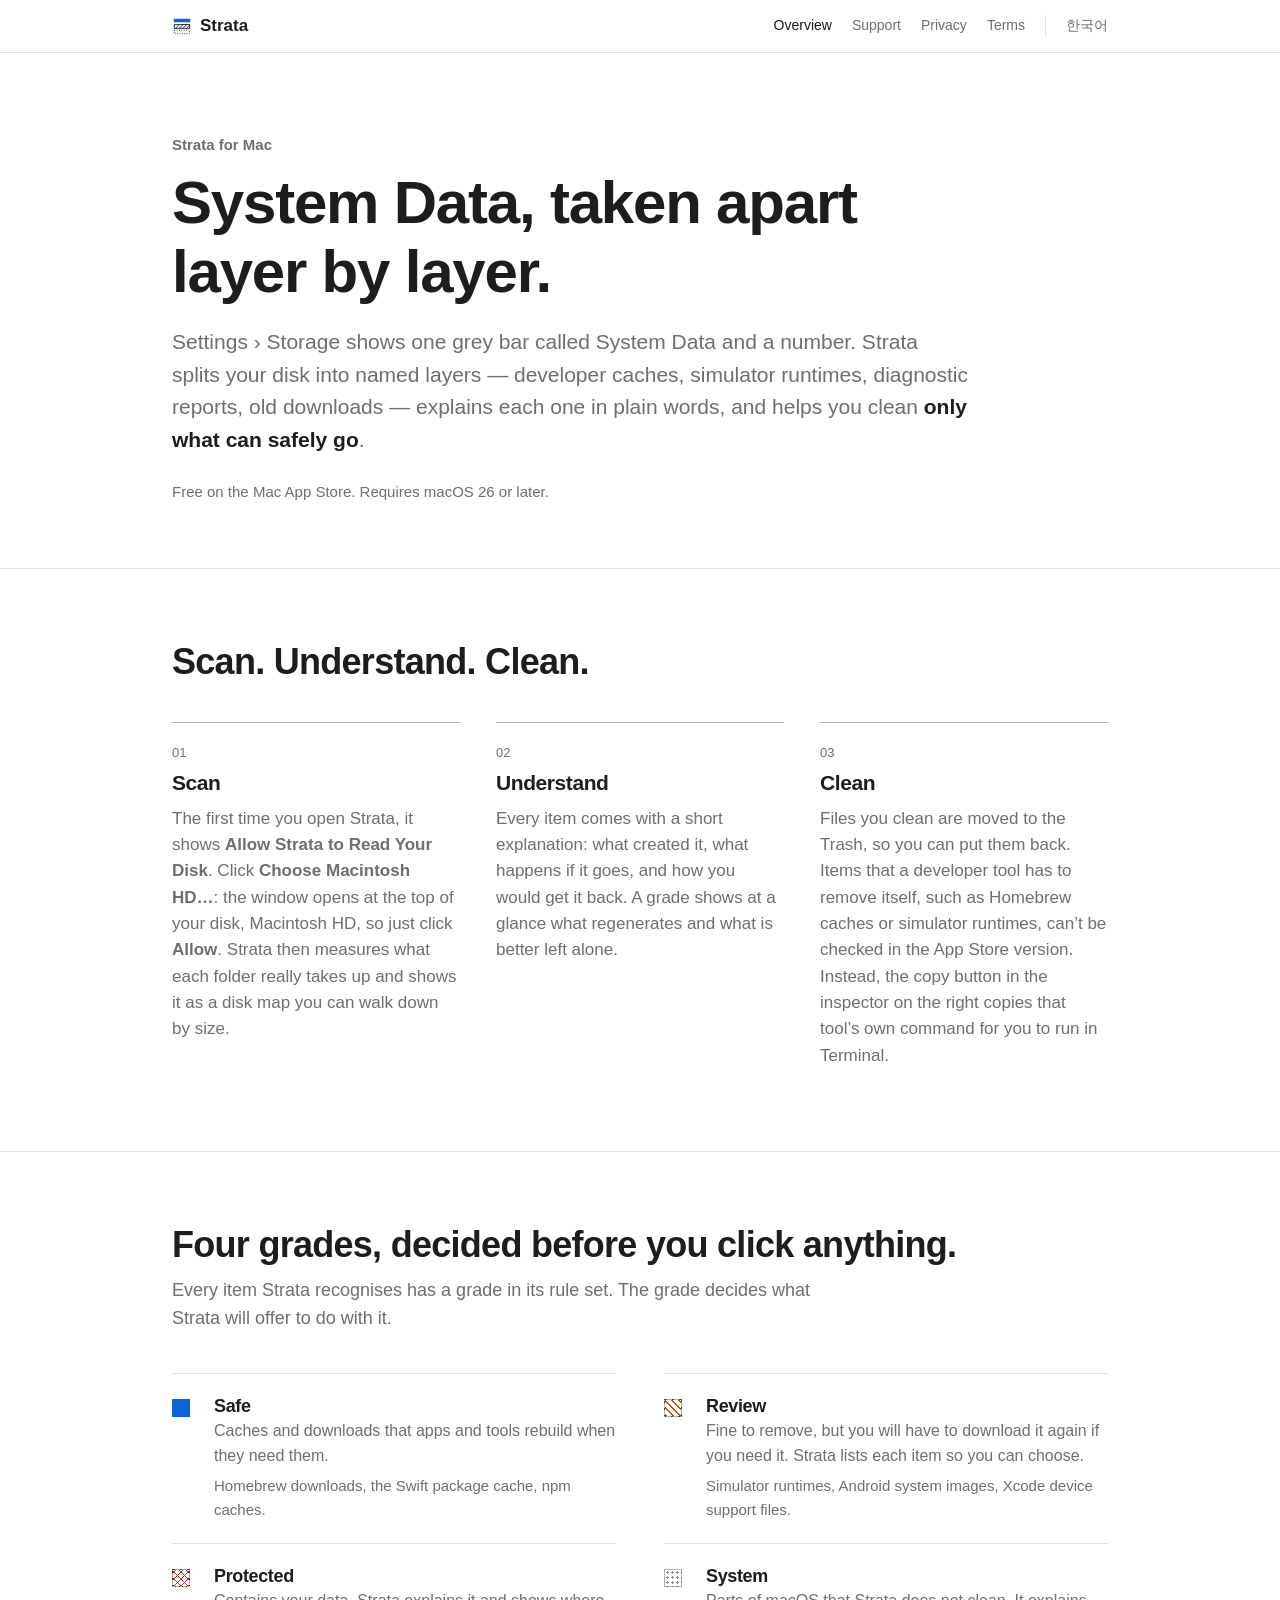
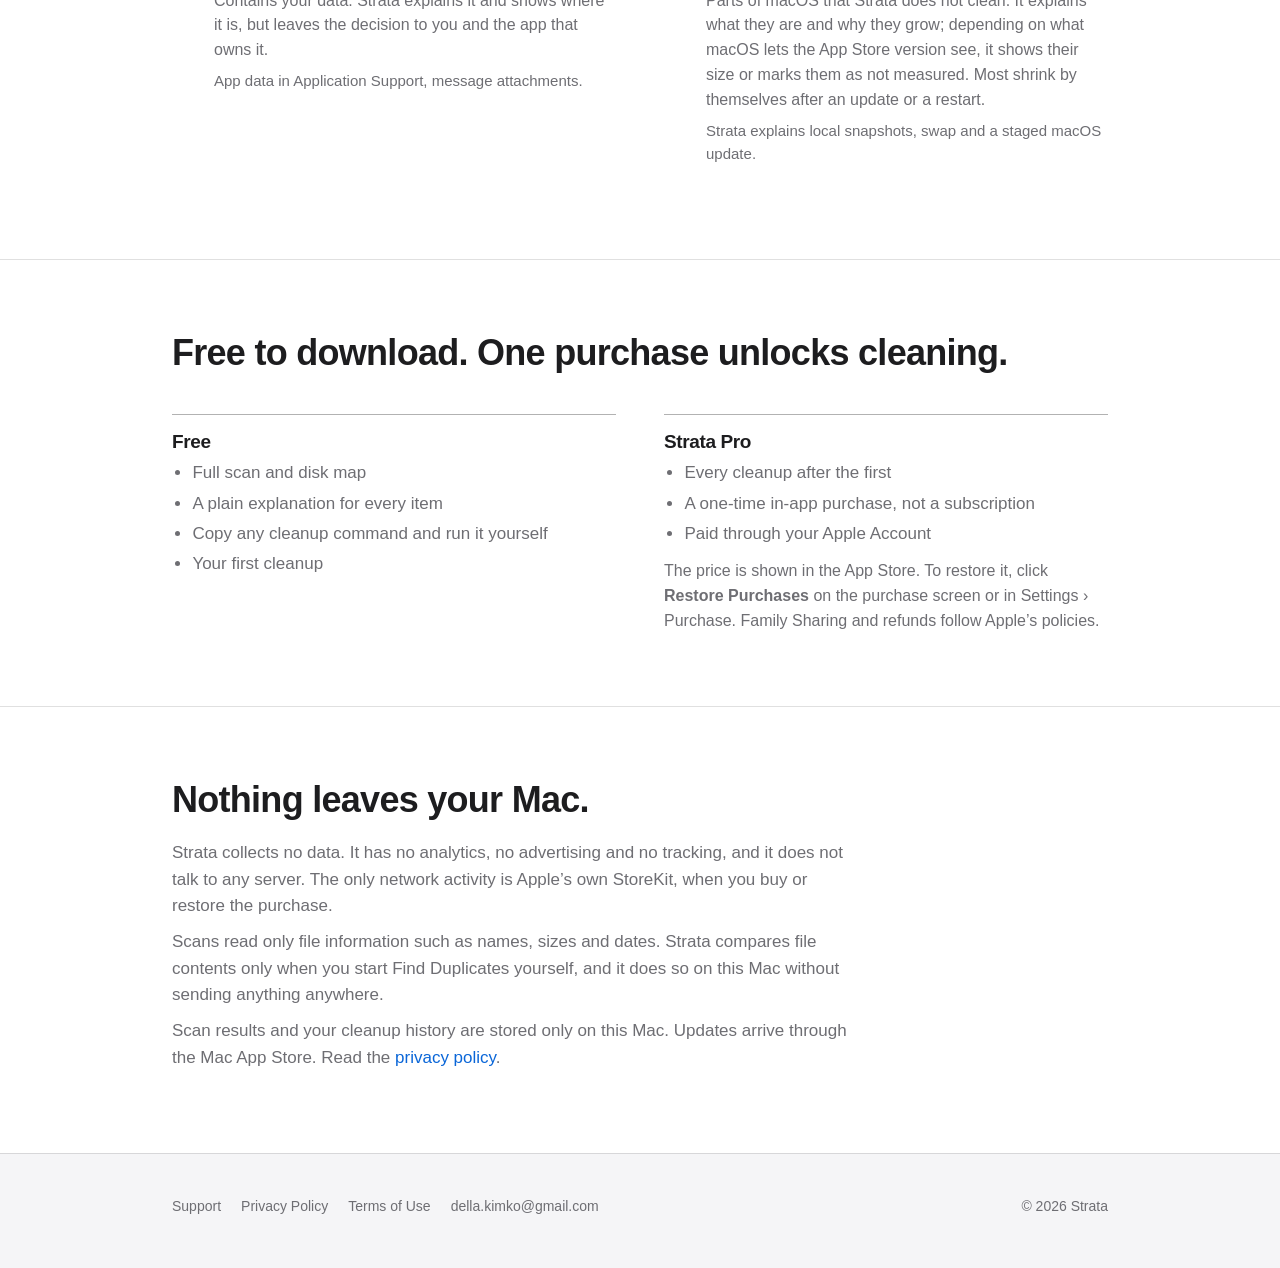
<file: index.html>
<!DOCTYPE html>
<html lang="en">
<head>
<meta charset="utf-8">
<meta name="viewport" content="width=device-width, initial-scale=1">
<title>Strata — System Data, layer by layer</title>
<meta name="description" content="Strata explains the System Data on your Mac layer by layer and helps you clean only what is safe.">
<meta name="color-scheme" content="light dark">
<link rel="canonical" href="https://bbdyno.github.io/Strata-Site/">
<link rel="alternate" hreflang="en" href="https://bbdyno.github.io/Strata-Site/">
<link rel="alternate" hreflang="ko" href="https://bbdyno.github.io/Strata-Site/ko/">
<link rel="icon" href="assets/icon.svg" type="image/svg+xml">
<link rel="stylesheet" href="assets/site.css">
</head>
<body>
<a class="skip" href="#main">Skip to content</a>
<header class="site-header">
<div class="wrap">
<a class="brand" href="index.html" aria-label="Strata home"><svg viewBox="0 0 22 22" aria-hidden="true" focusable="false"><rect x="2" y="3" width="18" height="4" rx="0.5" fill="var(--g-safe)"/><rect x="2.5" y="9.5" width="17" height="4" fill="none" stroke="currentColor" stroke-width="1"/><path d="M4 13.5l4-4M8 13.5l4-4M12 13.5l4-4M16 13.5l3.5-3.5" stroke="currentColor" stroke-width="0.9"/><rect x="2.5" y="15.5" width="17" height="4" fill="none" stroke="currentColor" stroke-width="1" stroke-dasharray="1 1.6"/></svg><span>Strata</span></a>
<nav class="nav" aria-label="Main"><a class="nav-home" href="index.html" aria-current="page">Overview</a><a href="support.html">Support</a><a href="privacy.html">Privacy</a><a href="terms.html">Terms</a></nav>
<a class="lang-link" href="ko/index.html" hreflang="ko" lang="ko" aria-label="한국어로 보기">한국어</a>
</div>
</header>
<main id="main">
<section class="hero">
<div class="wrap">
<p class="eyebrow">Strata for Mac</p>
<h1>System Data, taken apart layer by layer.</h1>
<p class="lede">Settings&nbsp;&rsaquo; Storage shows one grey bar called System Data and a number. Strata splits your disk into named layers &mdash; developer caches, simulator runtimes, diagnostic reports, old downloads &mdash; explains each one in plain words, and helps you clean <strong>only what can safely go</strong>.</p>
<p class="meta">Free on the Mac App Store. Requires macOS 26 or later.</p>
</div>
</section>

<section aria-labelledby="how-h">
<div class="wrap">
<h2 class="section-title" id="how-h">Scan. Understand. Clean.</h2>
<ol class="steps">
<li>
<span class="n">01</span>
<h3>Scan</h3>
<p>The first time you open Strata, it shows <strong>Allow Strata to Read Your Disk</strong>. Click <strong>Choose Macintosh HD&hellip;</strong>: the window opens at the top of your disk, Macintosh HD, so just click <strong>Allow</strong>. Strata then measures what each folder really takes up and shows it as a disk map you can walk down by size.</p>
</li>
<li>
<span class="n">02</span>
<h3>Understand</h3>
<p>Every item comes with a short explanation: what created it, what happens if it goes, and how you would get it back. A grade shows at a glance what regenerates and what is better left alone.</p>
</li>
<li>
<span class="n">03</span>
<h3>Clean</h3>
<p>Files you clean are moved to the Trash, so you can put them back. Items that a developer tool has to remove itself, such as Homebrew caches or simulator runtimes, can&rsquo;t be checked in the App Store version. Instead, the copy button in the inspector on the right copies that tool&rsquo;s own command for you to run in Terminal.</p>
</li>
</ol>
</div>
</section>

<section aria-labelledby="grades-h">
<div class="wrap">
<h2 class="section-title" id="grades-h">Four grades, decided before you click anything.</h2>
<p class="section-intro">Every item Strata recognises has a grade in its rule set. The grade decides what Strata will offer to do with it.</p>
<div class="grades">
<div class="grade"><span class="sw sw-safe" aria-hidden="true"></span><div><h3>Safe</h3><p>Caches and downloads that apps and tools rebuild when they need them.</p><p class="ex">Homebrew downloads, the Swift package cache, npm caches.</p></div></div>
<div class="grade"><span class="sw sw-review" aria-hidden="true"></span><div><h3>Review</h3><p>Fine to remove, but you will have to download it again if you need it. Strata lists each item so you can choose.</p><p class="ex">Simulator runtimes, Android system images, Xcode device support files.</p></div></div>
<div class="grade"><span class="sw sw-protected" aria-hidden="true"></span><div><h3>Protected</h3><p>Contains your data. Strata explains it and shows where it is, but leaves the decision to you and the app that owns it.</p><p class="ex">App data in Application Support, message attachments.</p></div></div>
<div class="grade"><span class="sw sw-system" aria-hidden="true"></span><div><h3>System</h3><p>Parts of macOS that Strata does not clean. It explains what they are and why they grow; depending on what macOS lets the App Store version see, it shows their size or marks them as not measured. Most shrink by themselves after an update or a restart.</p><p class="ex">Strata explains local snapshots, swap and a staged macOS update.</p></div></div>
</div>
</div>
</section>

<section aria-labelledby="price-h">
<div class="wrap">
<h2 class="section-title" id="price-h">Free to download. One purchase unlocks cleaning.</h2>
<div class="cols">
<div class="col">
<h3>Free</h3>
<ul>
<li>Full scan and disk map</li>
<li>A plain explanation for every item</li>
<li>Copy any cleanup command and run it yourself</li>
<li>Your first cleanup</li>
</ul>
</div>
<div class="col">
<h3>Strata Pro</h3>
<ul>
<li>Every cleanup after the first</li>
<li>A one-time in-app purchase, not a subscription</li>
<li>Paid through your Apple Account</li>
</ul>
<p>The price is shown in the App Store. To restore it, click <strong>Restore Purchases</strong> on the purchase screen or in Settings&nbsp;&rsaquo; Purchase. Family Sharing and refunds follow Apple&rsquo;s policies.</p>
</div>
</div>
</div>
</section>

<section aria-labelledby="privacy-h">
<div class="wrap">
<h2 class="section-title" id="privacy-h">Nothing leaves your Mac.</h2>
<div class="plain">
<p>Strata collects no data. It has no analytics, no advertising and no tracking, and it does not talk to any server. The only network activity is Apple&rsquo;s own StoreKit, when you buy or restore the purchase.</p>
<p>Scans read only file information such as names, sizes and dates. Strata compares file contents only when you start Find Duplicates yourself, and it does so on this Mac without sending anything anywhere.</p>
<p>Scan results and your cleanup history are stored only on this Mac. Updates arrive through the Mac App Store. Read the <a href="privacy.html">privacy policy</a>.</p>
</div>
</div>
</section>
</main>
<footer class="site-footer">
<div class="wrap">
<nav aria-label="Footer"><a href="support.html">Support</a><a href="privacy.html">Privacy Policy</a><a href="terms.html">Terms of Use</a><a href="mailto:della.kimko@gmail.com">della.kimko@gmail.com</a></nav>
<p class="copy">&copy; 2026 Strata</p>
</div>
</footer>
</body>
</html>
</file>
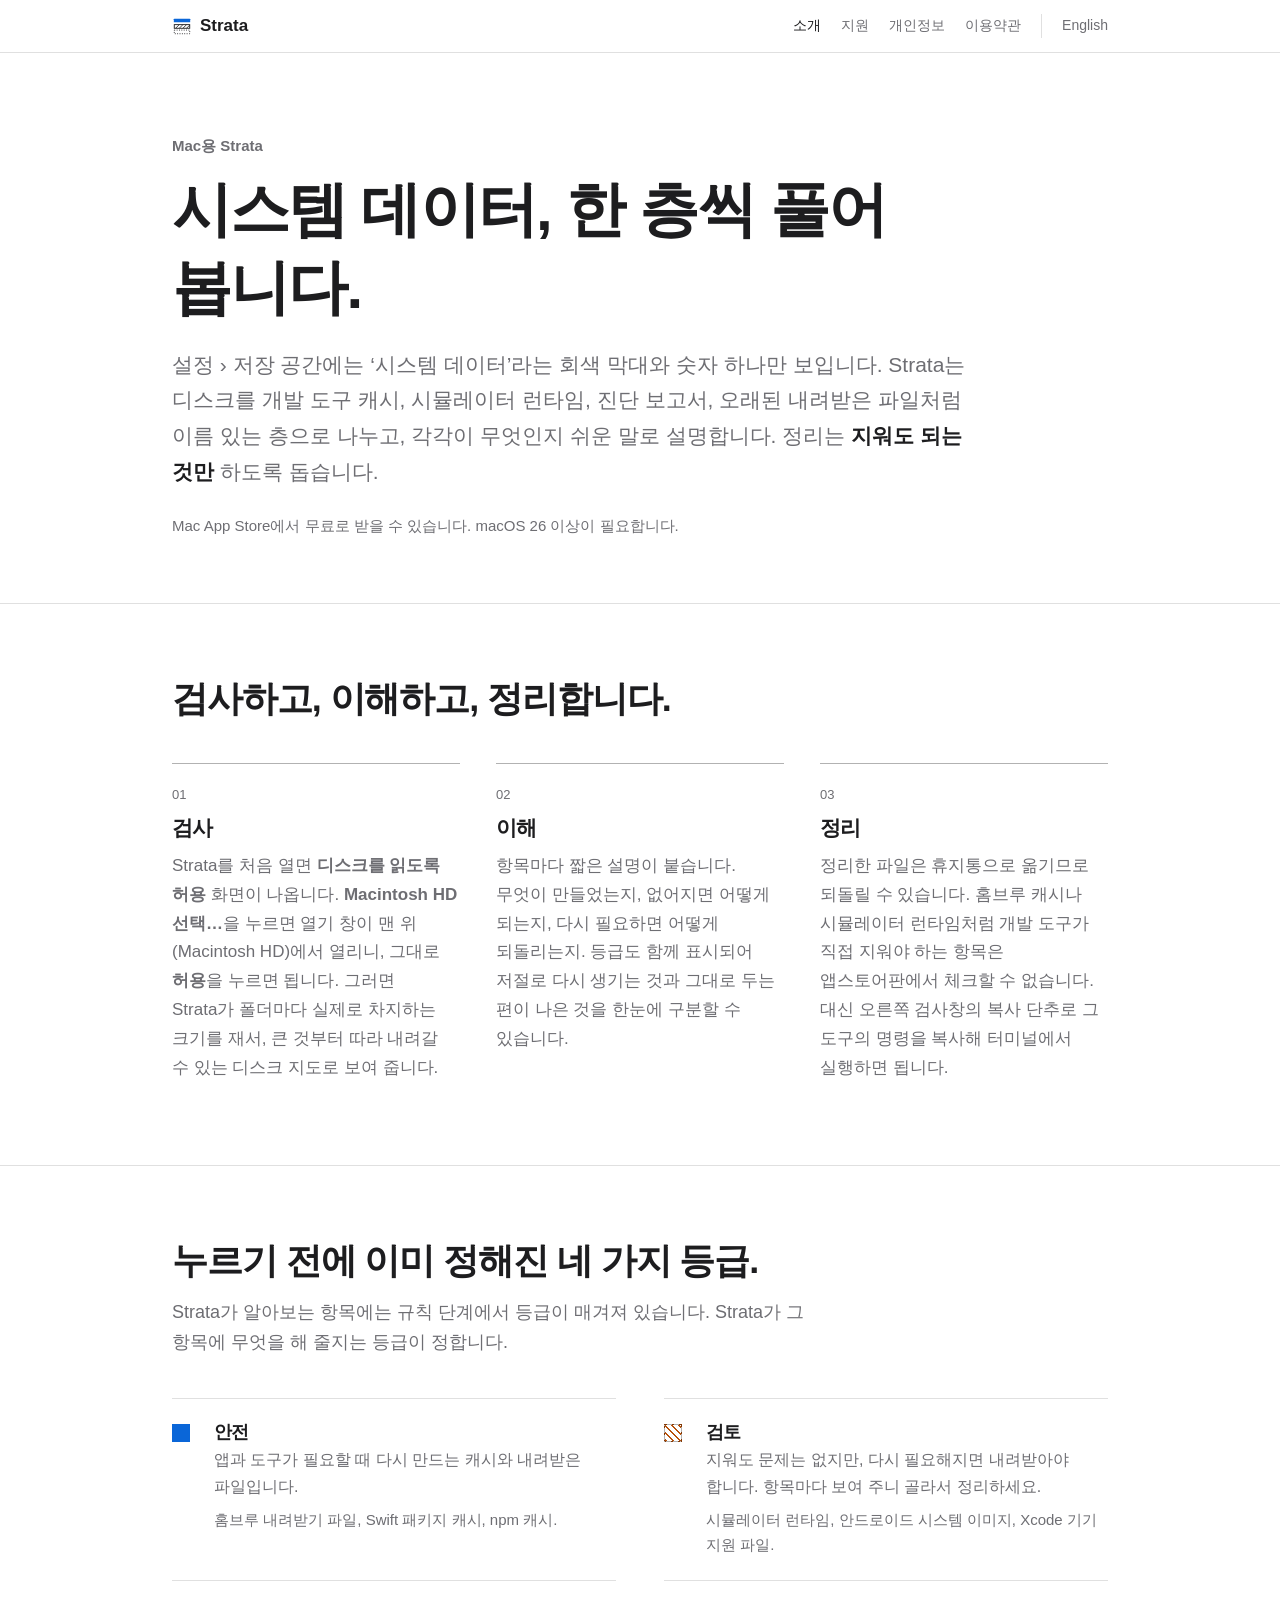
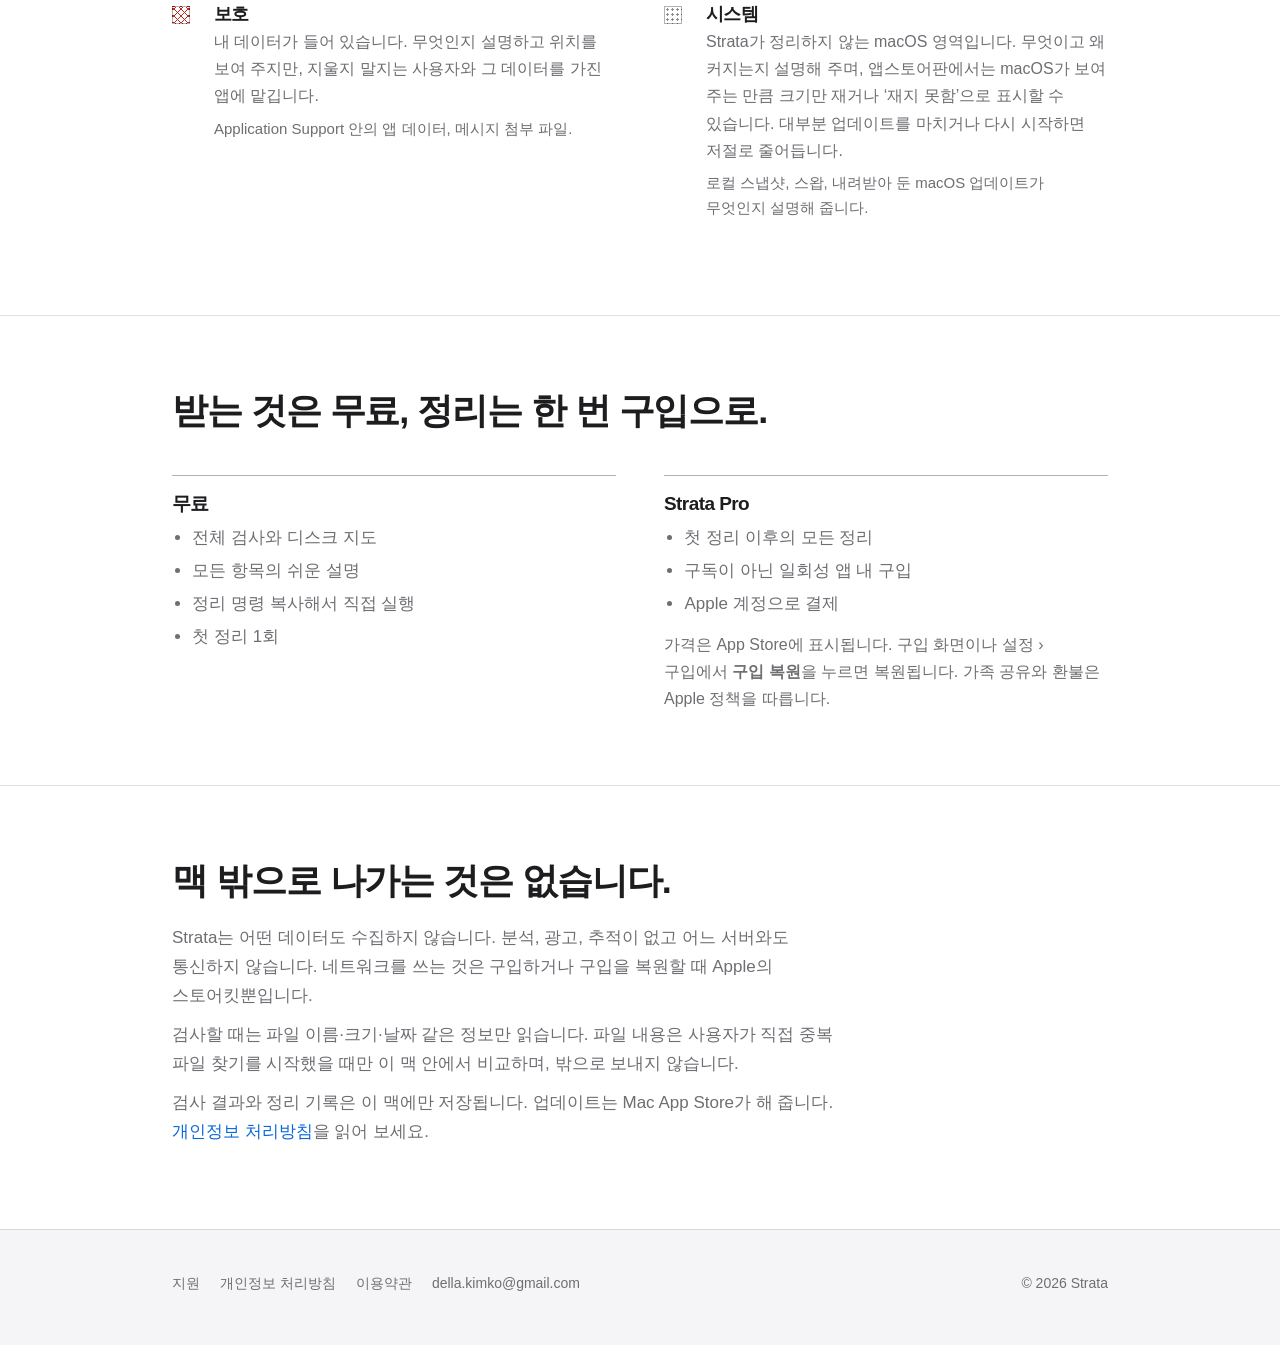
<file: ko/index.html>
<!DOCTYPE html>
<html lang="ko">
<head>
<meta charset="utf-8">
<meta name="viewport" content="width=device-width, initial-scale=1">
<title>Strata — 시스템 데이터를 한 층씩</title>
<meta name="description" content="Strata는 맥의 시스템 데이터를 층별로 나눠 설명하고, 지워도 되는 것만 정리하도록 돕습니다.">
<meta name="color-scheme" content="light dark">
<link rel="canonical" href="https://bbdyno.github.io/Strata-Site/ko/">
<link rel="alternate" hreflang="en" href="https://bbdyno.github.io/Strata-Site/">
<link rel="alternate" hreflang="ko" href="https://bbdyno.github.io/Strata-Site/ko/">
<link rel="icon" href="../assets/icon.svg" type="image/svg+xml">
<link rel="stylesheet" href="../assets/site.css">
</head>
<body>
<a class="skip" href="#main">본문으로 건너뛰기</a>
<header class="site-header">
<div class="wrap">
<a class="brand" href="index.html" aria-label="Strata 홈"><svg viewBox="0 0 22 22" aria-hidden="true" focusable="false"><rect x="2" y="3" width="18" height="4" rx="0.5" fill="var(--g-safe)"/><rect x="2.5" y="9.5" width="17" height="4" fill="none" stroke="currentColor" stroke-width="1"/><path d="M4 13.5l4-4M8 13.5l4-4M12 13.5l4-4M16 13.5l3.5-3.5" stroke="currentColor" stroke-width="0.9"/><rect x="2.5" y="15.5" width="17" height="4" fill="none" stroke="currentColor" stroke-width="1" stroke-dasharray="1 1.6"/></svg><span>Strata</span></a>
<nav class="nav" aria-label="주 메뉴"><a class="nav-home" href="index.html" aria-current="page">소개</a><a href="support.html">지원</a><a href="privacy.html">개인정보</a><a href="terms.html">이용약관</a></nav>
<a class="lang-link" href="../index.html" hreflang="en" lang="en" aria-label="View in English">English</a>
</div>
</header>
<main id="main">
<section class="hero">
<div class="wrap">
<p class="eyebrow">Mac용 Strata</p>
<h1>시스템 데이터, 한 층씩 풀어 봅니다.</h1>
<p class="lede">설정&nbsp;&rsaquo; 저장 공간에는 &lsquo;시스템 데이터&rsquo;라는 회색 막대와 숫자 하나만 보입니다. Strata는 디스크를 개발 도구 캐시, 시뮬레이터 런타임, 진단 보고서, 오래된 내려받은 파일처럼 이름 있는 층으로 나누고, 각각이 무엇인지 쉬운 말로 설명합니다. 정리는 <strong>지워도 되는 것만</strong> 하도록 돕습니다.</p>
<p class="meta">Mac App Store에서 무료로 받을 수 있습니다. macOS 26 이상이 필요합니다.</p>
</div>
</section>

<section aria-labelledby="how-h">
<div class="wrap">
<h2 class="section-title" id="how-h">검사하고, 이해하고, 정리합니다.</h2>
<ol class="steps">
<li>
<span class="n">01</span>
<h3>검사</h3>
<p>Strata를 처음 열면 <strong>디스크를 읽도록 허용</strong> 화면이 나옵니다. <strong>Macintosh HD 선택&hellip;</strong>을 누르면 열기 창이 맨 위(Macintosh HD)에서 열리니, 그대로 <strong>허용</strong>을 누르면 됩니다. 그러면 Strata가 폴더마다 실제로 차지하는 크기를 재서, 큰 것부터 따라 내려갈 수 있는 디스크 지도로 보여 줍니다.</p>
</li>
<li>
<span class="n">02</span>
<h3>이해</h3>
<p>항목마다 짧은 설명이 붙습니다. 무엇이 만들었는지, 없어지면 어떻게 되는지, 다시 필요하면 어떻게 되돌리는지. 등급도 함께 표시되어 저절로 다시 생기는 것과 그대로 두는 편이 나은 것을 한눈에 구분할 수 있습니다.</p>
</li>
<li>
<span class="n">03</span>
<h3>정리</h3>
<p>정리한 파일은 휴지통으로 옮기므로 되돌릴 수 있습니다. 홈브루 캐시나 시뮬레이터 런타임처럼 개발 도구가 직접 지워야 하는 항목은 앱스토어판에서 체크할 수 없습니다. 대신 오른쪽 검사창의 복사 단추로 그 도구의 명령을 복사해 터미널에서 실행하면 됩니다.</p>
</li>
</ol>
</div>
</section>

<section aria-labelledby="grades-h">
<div class="wrap">
<h2 class="section-title" id="grades-h">누르기 전에 이미 정해진 네 가지 등급.</h2>
<p class="section-intro">Strata가 알아보는 항목에는 규칙 단계에서 등급이 매겨져 있습니다. Strata가 그 항목에 무엇을 해 줄지는 등급이 정합니다.</p>
<div class="grades">
<div class="grade"><span class="sw sw-safe" aria-hidden="true"></span><div><h3>안전</h3><p>앱과 도구가 필요할 때 다시 만드는 캐시와 내려받은 파일입니다.</p><p class="ex">홈브루 내려받기 파일, Swift 패키지 캐시, npm 캐시.</p></div></div>
<div class="grade"><span class="sw sw-review" aria-hidden="true"></span><div><h3>검토</h3><p>지워도 문제는 없지만, 다시 필요해지면 내려받아야 합니다. 항목마다 보여 주니 골라서 정리하세요.</p><p class="ex">시뮬레이터 런타임, 안드로이드 시스템 이미지, Xcode 기기 지원 파일.</p></div></div>
<div class="grade"><span class="sw sw-protected" aria-hidden="true"></span><div><h3>보호</h3><p>내 데이터가 들어 있습니다. 무엇인지 설명하고 위치를 보여 주지만, 지울지 말지는 사용자와 그 데이터를 가진 앱에 맡깁니다.</p><p class="ex">Application Support 안의 앱 데이터, 메시지 첨부 파일.</p></div></div>
<div class="grade"><span class="sw sw-system" aria-hidden="true"></span><div><h3>시스템</h3><p>Strata가 정리하지 않는 macOS 영역입니다. 무엇이고 왜 커지는지 설명해 주며, 앱스토어판에서는 macOS가 보여 주는 만큼 크기만 재거나 &lsquo;재지 못함&rsquo;으로 표시할 수 있습니다. 대부분 업데이트를 마치거나 다시 시작하면 저절로 줄어듭니다.</p><p class="ex">로컬 스냅샷, 스왑, 내려받아 둔 macOS 업데이트가 무엇인지 설명해 줍니다.</p></div></div>
</div>
</div>
</section>

<section aria-labelledby="price-h">
<div class="wrap">
<h2 class="section-title" id="price-h">받는 것은 무료, 정리는 한 번 구입으로.</h2>
<div class="cols">
<div class="col">
<h3>무료</h3>
<ul>
<li>전체 검사와 디스크 지도</li>
<li>모든 항목의 쉬운 설명</li>
<li>정리 명령 복사해서 직접 실행</li>
<li>첫 정리 1회</li>
</ul>
</div>
<div class="col">
<h3>Strata Pro</h3>
<ul>
<li>첫 정리 이후의 모든 정리</li>
<li>구독이 아닌 일회성 앱 내 구입</li>
<li>Apple 계정으로 결제</li>
</ul>
<p>가격은 App Store에 표시됩니다. 구입 화면이나 설정&nbsp;&rsaquo; 구입에서 <strong>구입 복원</strong>을 누르면 복원됩니다. 가족 공유와 환불은 Apple 정책을 따릅니다.</p>
</div>
</div>
</div>
</section>

<section aria-labelledby="privacy-h">
<div class="wrap">
<h2 class="section-title" id="privacy-h">맥 밖으로 나가는 것은 없습니다.</h2>
<div class="plain">
<p>Strata는 어떤 데이터도 수집하지 않습니다. 분석, 광고, 추적이 없고 어느 서버와도 통신하지 않습니다. 네트워크를 쓰는 것은 구입하거나 구입을 복원할 때 Apple의 스토어킷뿐입니다.</p>
<p>검사할 때는 파일 이름·크기·날짜 같은 정보만 읽습니다. 파일 내용은 사용자가 직접 중복 파일 찾기를 시작했을 때만 이 맥 안에서 비교하며, 밖으로 보내지 않습니다.</p>
<p>검사 결과와 정리 기록은 이 맥에만 저장됩니다. 업데이트는 Mac App Store가 해 줍니다. <a href="privacy.html">개인정보 처리방침</a>을 읽어 보세요.</p>
</div>
</div>
</section>
</main>
<footer class="site-footer">
<div class="wrap">
<nav aria-label="바닥글"><a href="support.html">지원</a><a href="privacy.html">개인정보 처리방침</a><a href="terms.html">이용약관</a><a href="mailto:della.kimko@gmail.com">della.kimko@gmail.com</a></nav>
<p class="copy">&copy; 2026 Strata</p>
</div>
</footer>
</body>
</html>
</file>
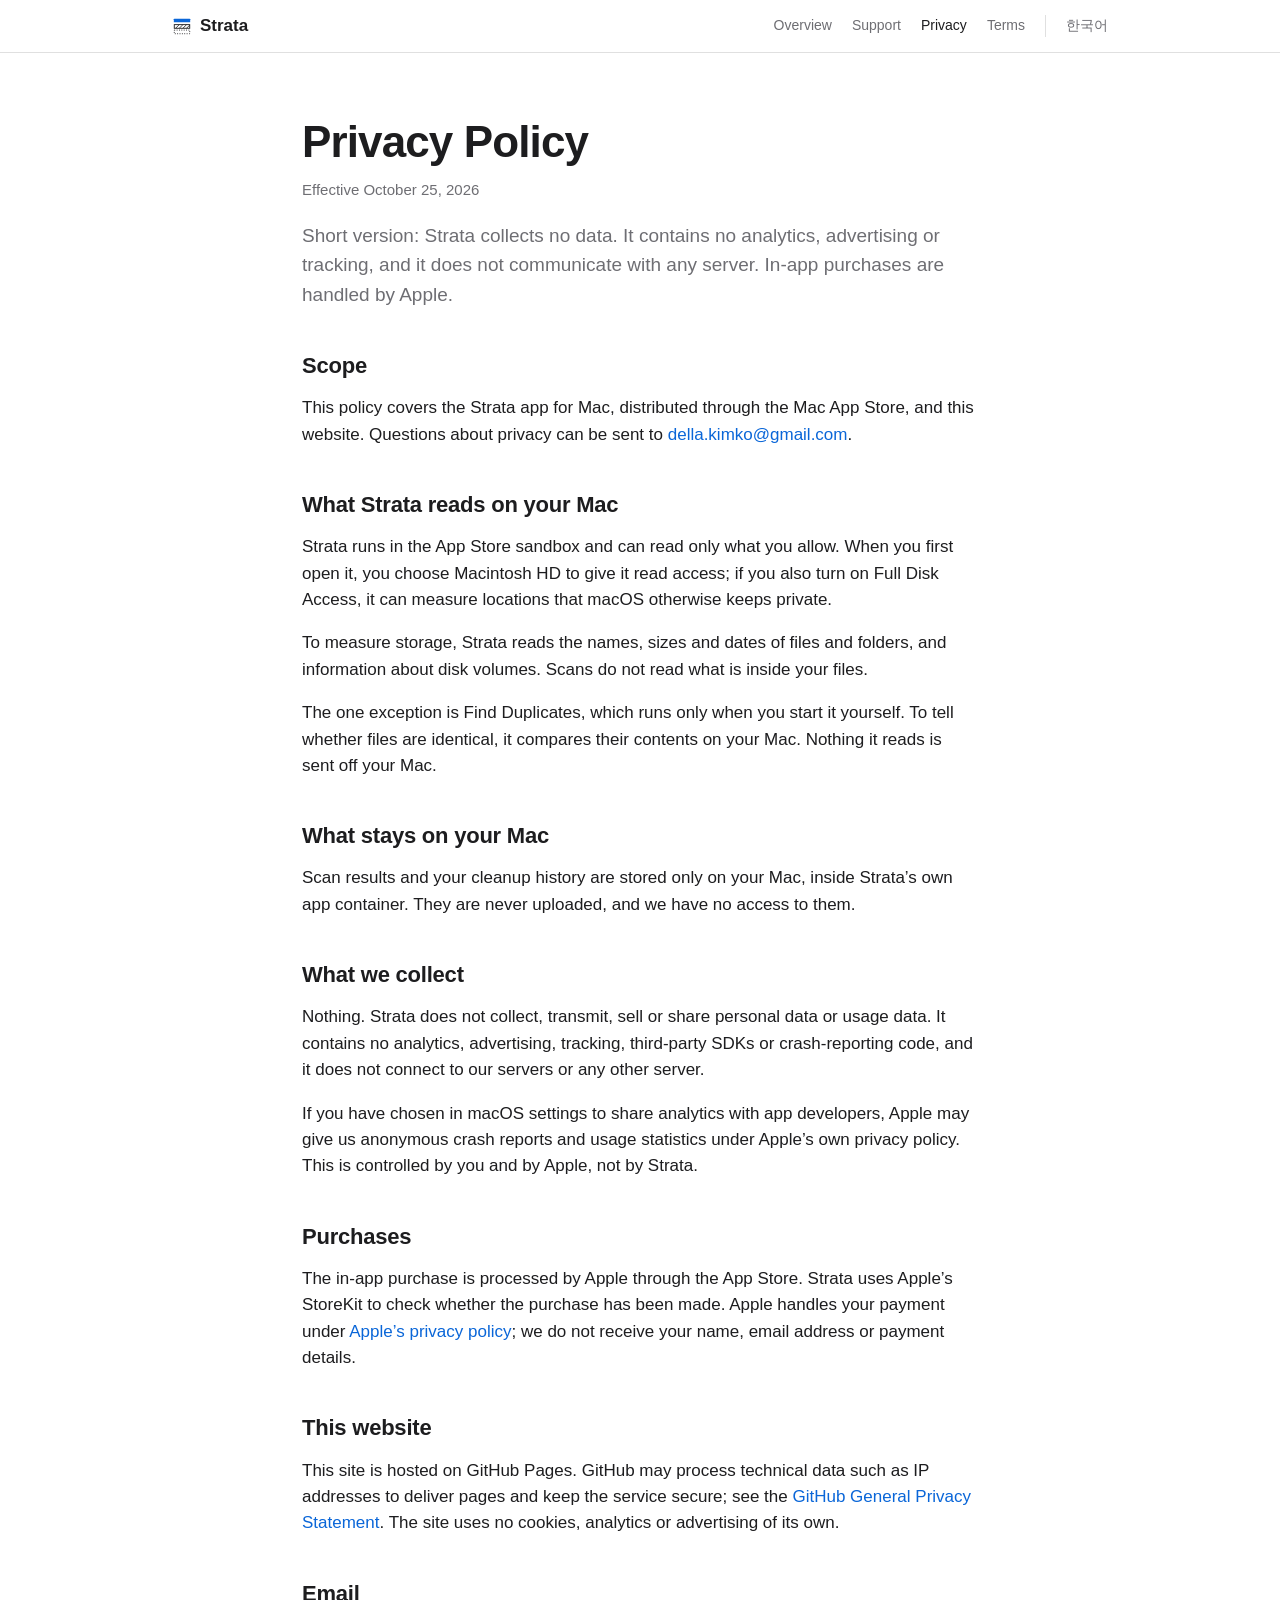
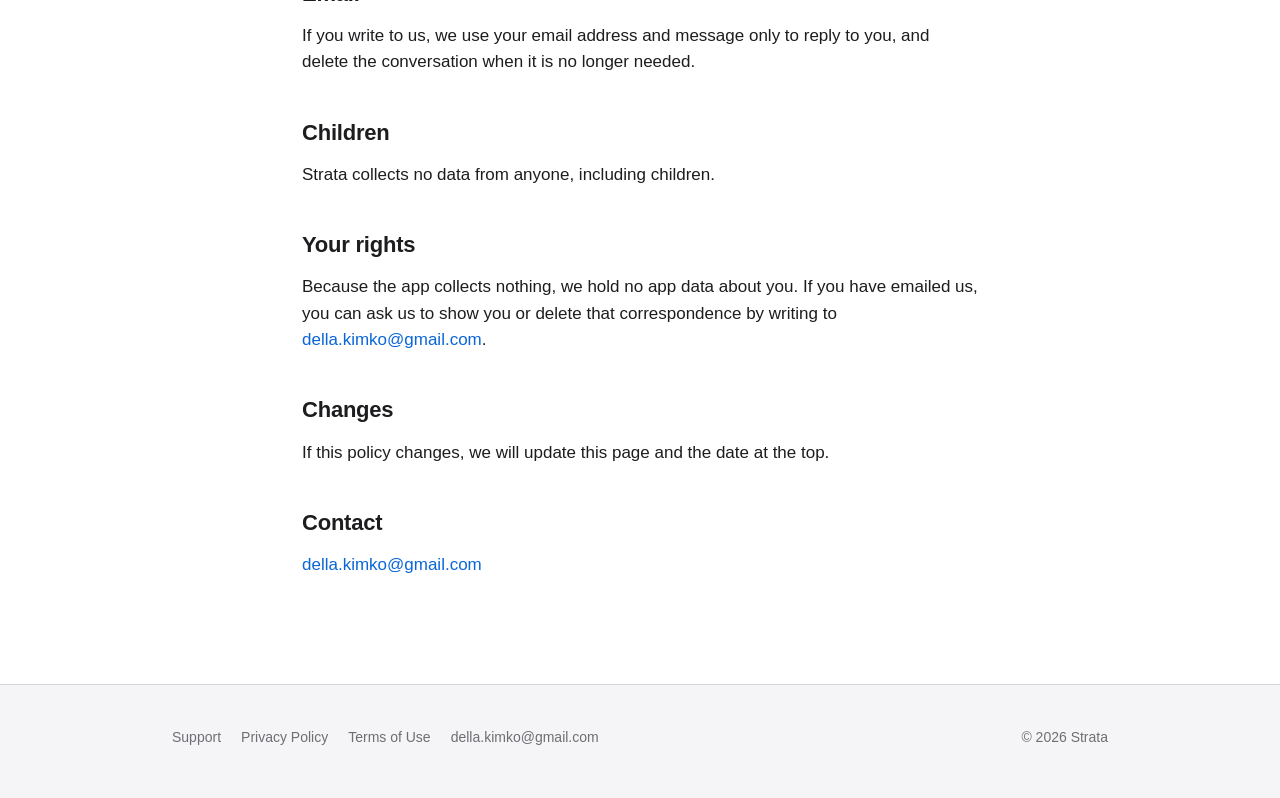
<file: privacy.html>
<!DOCTYPE html>
<html lang="en">
<head>
<meta charset="utf-8">
<meta name="viewport" content="width=device-width, initial-scale=1">
<title>Privacy Policy — Strata</title>
<meta name="description" content="Strata collects no data. No analytics, advertising, tracking or server communication.">
<meta name="color-scheme" content="light dark">
<link rel="canonical" href="https://bbdyno.github.io/Strata-Site/privacy.html">
<link rel="alternate" hreflang="en" href="https://bbdyno.github.io/Strata-Site/privacy.html">
<link rel="alternate" hreflang="ko" href="https://bbdyno.github.io/Strata-Site/ko/privacy.html">
<link rel="icon" href="assets/icon.svg" type="image/svg+xml">
<link rel="stylesheet" href="assets/site.css">
</head>
<body>
<a class="skip" href="#main">Skip to content</a>
<header class="site-header">
<div class="wrap">
<a class="brand" href="index.html" aria-label="Strata home"><svg viewBox="0 0 22 22" aria-hidden="true" focusable="false"><rect x="2" y="3" width="18" height="4" rx="0.5" fill="var(--g-safe)"/><rect x="2.5" y="9.5" width="17" height="4" fill="none" stroke="currentColor" stroke-width="1"/><path d="M4 13.5l4-4M8 13.5l4-4M12 13.5l4-4M16 13.5l3.5-3.5" stroke="currentColor" stroke-width="0.9"/><rect x="2.5" y="15.5" width="17" height="4" fill="none" stroke="currentColor" stroke-width="1" stroke-dasharray="1 1.6"/></svg><span>Strata</span></a>
<nav class="nav" aria-label="Main"><a class="nav-home" href="index.html">Overview</a><a href="support.html">Support</a><a href="privacy.html" aria-current="page">Privacy</a><a href="terms.html">Terms</a></nav>
<a class="lang-link" href="ko/privacy.html" hreflang="ko" lang="ko" aria-label="한국어로 보기">한국어</a>
</div>
</header>
<main id="main">
<div class="doc">
<div class="wrap-narrow">
<h1>Privacy Policy</h1>
<p class="updated">Effective October 25, 2026</p>
<p class="lead">Short version: Strata collects no data. It contains no analytics, advertising or tracking, and it does not communicate with any server. In-app purchases are handled by Apple.</p>

<h2>Scope</h2>
<p>This policy covers the Strata app for Mac, distributed through the Mac App Store, and this website. Questions about privacy can be sent to <a href="mailto:della.kimko@gmail.com">della.kimko@gmail.com</a>.</p>

<h2>What Strata reads on your Mac</h2>
<p>Strata runs in the App Store sandbox and can read only what you allow. When you first open it, you choose Macintosh HD to give it read access; if you also turn on Full Disk Access, it can measure locations that macOS otherwise keeps private.</p>
<p>To measure storage, Strata reads the names, sizes and dates of files and folders, and information about disk volumes. Scans do not read what is inside your files.</p>
<p>The one exception is Find Duplicates, which runs only when you start it yourself. To tell whether files are identical, it compares their contents on your Mac. Nothing it reads is sent off your Mac.</p>

<h2>What stays on your Mac</h2>
<p>Scan results and your cleanup history are stored only on your Mac, inside Strata&rsquo;s own app container. They are never uploaded, and we have no access to them.</p>

<h2>What we collect</h2>
<p>Nothing. Strata does not collect, transmit, sell or share personal data or usage data. It contains no analytics, advertising, tracking, third-party SDKs or crash-reporting code, and it does not connect to our servers or any other server.</p>
<p>If you have chosen in macOS settings to share analytics with app developers, Apple may give us anonymous crash reports and usage statistics under Apple&rsquo;s own privacy policy. This is controlled by you and by Apple, not by Strata.</p>

<h2>Purchases</h2>
<p>The in-app purchase is processed by Apple through the App Store. Strata uses Apple&rsquo;s StoreKit to check whether the purchase has been made. Apple handles your payment under <a href="https://www.apple.com/legal/privacy/">Apple&rsquo;s privacy policy</a>; we do not receive your name, email address or payment details.</p>

<h2>This website</h2>
<p>This site is hosted on GitHub Pages. GitHub may process technical data such as IP addresses to deliver pages and keep the service secure; see the <a href="https://docs.github.com/en/site-policy/privacy-policies/github-general-privacy-statement">GitHub General Privacy Statement</a>. The site uses no cookies, analytics or advertising of its own.</p>

<h2>Email</h2>
<p>If you write to us, we use your email address and message only to reply to you, and delete the conversation when it is no longer needed.</p>

<h2>Children</h2>
<p>Strata collects no data from anyone, including children.</p>

<h2>Your rights</h2>
<p>Because the app collects nothing, we hold no app data about you. If you have emailed us, you can ask us to show you or delete that correspondence by writing to <a href="mailto:della.kimko@gmail.com">della.kimko@gmail.com</a>.</p>

<h2>Changes</h2>
<p>If this policy changes, we will update this page and the date at the top.</p>

<h2>Contact</h2>
<p><a href="mailto:della.kimko@gmail.com">della.kimko@gmail.com</a></p>
</div>
</div>
</main>
<footer class="site-footer">
<div class="wrap">
<nav aria-label="Footer"><a href="support.html">Support</a><a href="privacy.html">Privacy Policy</a><a href="terms.html">Terms of Use</a><a href="mailto:della.kimko@gmail.com">della.kimko@gmail.com</a></nav>
<p class="copy">&copy; 2026 Strata</p>
</div>
</footer>
</body>
</html>
</file>
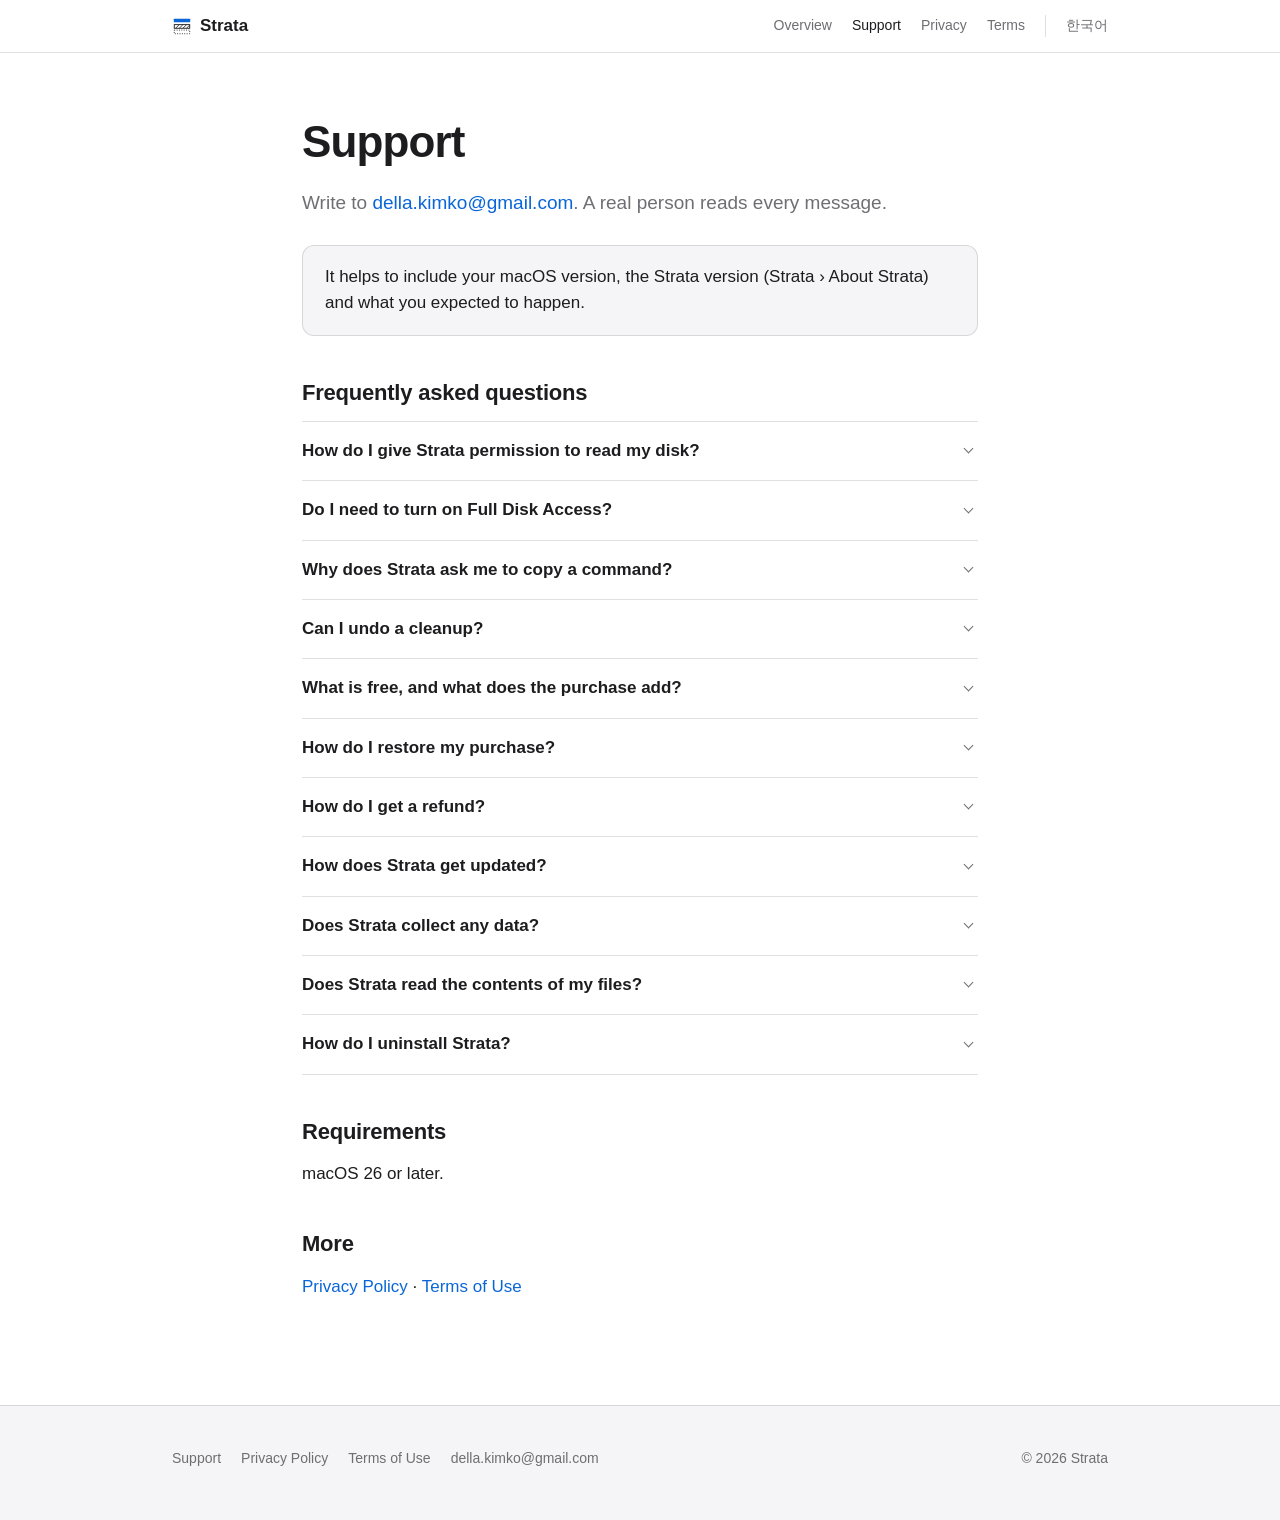
<file: support.html>
<!DOCTYPE html>
<html lang="en">
<head>
<meta charset="utf-8">
<meta name="viewport" content="width=device-width, initial-scale=1">
<title>Support — Strata</title>
<meta name="description" content="Help with Strata: disk access, Full Disk Access, restoring your purchase and refunds.">
<meta name="color-scheme" content="light dark">
<link rel="canonical" href="https://bbdyno.github.io/Strata-Site/support.html">
<link rel="alternate" hreflang="en" href="https://bbdyno.github.io/Strata-Site/support.html">
<link rel="alternate" hreflang="ko" href="https://bbdyno.github.io/Strata-Site/ko/support.html">
<link rel="icon" href="assets/icon.svg" type="image/svg+xml">
<link rel="stylesheet" href="assets/site.css">
</head>
<body>
<a class="skip" href="#main">Skip to content</a>
<header class="site-header">
<div class="wrap">
<a class="brand" href="index.html" aria-label="Strata home"><svg viewBox="0 0 22 22" aria-hidden="true" focusable="false"><rect x="2" y="3" width="18" height="4" rx="0.5" fill="var(--g-safe)"/><rect x="2.5" y="9.5" width="17" height="4" fill="none" stroke="currentColor" stroke-width="1"/><path d="M4 13.5l4-4M8 13.5l4-4M12 13.5l4-4M16 13.5l3.5-3.5" stroke="currentColor" stroke-width="0.9"/><rect x="2.5" y="15.5" width="17" height="4" fill="none" stroke="currentColor" stroke-width="1" stroke-dasharray="1 1.6"/></svg><span>Strata</span></a>
<nav class="nav" aria-label="Main"><a class="nav-home" href="index.html">Overview</a><a href="support.html" aria-current="page">Support</a><a href="privacy.html">Privacy</a><a href="terms.html">Terms</a></nav>
<a class="lang-link" href="ko/support.html" hreflang="ko" lang="ko" aria-label="한국어로 보기">한국어</a>
</div>
</header>
<main id="main">
<div class="doc">
<div class="wrap-narrow">
<h1>Support</h1>
<p class="lead">Write to <a href="mailto:della.kimko@gmail.com">della.kimko@gmail.com</a>. A real person reads every message.</p>
<div class="box">
<p>It helps to include your macOS version, the Strata version (Strata&nbsp;&rsaquo; About Strata) and what you expected to happen.</p>
</div>

<h2 id="faq">Frequently asked questions</h2>
<div class="faq">

<details id="access">
<summary>How do I give Strata permission to read my disk?</summary>
<div class="a">
<p>Mac App Store apps can only read the locations you choose. The first time you open Strata, it shows <strong>Allow Strata to Read Your Disk</strong>:</p>
<ol>
<li>Click <strong>Choose Macintosh HD&hellip;</strong>. The window that opens already starts at the top of your disk, Macintosh HD.</li>
<li>Leave it there and click <strong>Allow</strong>.</li>
</ol>
<p>Strata remembers this permission. If you choose a folder inside Macintosh HD instead, or cancel the window, Strata asks again.</p>
</div>
</details>

<details id="full-disk-access">
<summary>Do I need to turn on Full Disk Access?</summary>
<div class="a">
<p>No, it is optional. Even after you choose Macintosh HD, macOS keeps some locations private, such as Mail, Messages, Safari data and parts of your Library. Strata marks what it could not read as &ldquo;not measured&rdquo;, so you always know how complete the picture is.</p>
<p>To include those locations:</p>
<ol>
<li>Open System Settings&nbsp;&rsaquo; Privacy &amp; Security&nbsp;&rsaquo; Full Disk Access.</li>
<li>Turn on Strata. If it isn&rsquo;t in the list, click the add button (+) and choose Strata from your Applications folder.</li>
<li>Quit and reopen Strata.</li>
</ol>
<p>You can turn it off again at any time.</p>
</div>
</details>

<details id="commands">
<summary>Why does Strata ask me to copy a command?</summary>
<div class="a">
<p>App Store apps run in a sandbox and cannot run other programs. Some caches can only be removed properly by the tool that made them, such as Homebrew, Xcode simulator runtimes or the Android SDK. In the App Store version these items can&rsquo;t be checked for cleaning. Select the item, click the copy button next to its command in the inspector on the right, paste it into Terminal and press Return.</p>
<p>Copying commands is free.</p>
</div>
</details>

<details id="undo">
<summary>Can I undo a cleanup?</summary>
<div class="a">
<p>Yes, as long as you haven&rsquo;t emptied the Trash. Strata moves the files it cleans to the Trash. To restore something, open the Trash, select the item and choose File&nbsp;&rsaquo; Put Back.</p>
<p>Commands you run yourself in Terminal are carried out by that tool. Caches regenerate on their own, and runtimes or system images can be downloaded again.</p>
</div>
</details>

<details id="free">
<summary>What is free, and what does the purchase add?</summary>
<div class="a">
<p>Downloading Strata is free. Scanning, the disk map, every explanation and copying cleanup commands are free, and your first cleanup is free too.</p>
<p>After that, Strata shows <strong>Cleaning needs Strata Pro</strong>. Click <strong>Buy Strata Pro</strong> to unlock cleaning in full with a one-time in-app purchase. It is not a subscription. The price is shown in the App Store.</p>
</div>
</details>

<details id="restore">
<summary>How do I restore my purchase?</summary>
<div class="a">
<p>On a new Mac or after reinstalling Strata:</p>
<ol>
<li>Make sure you are signed in to the App Store with the Apple Account you used to buy.</li>
<li>Open Strata. On the purchase screen (<strong>Cleaning needs Strata Pro</strong>), or in Settings&nbsp;&rsaquo; <strong>Purchase</strong>, click <strong>Restore Purchases</strong>.</li>
</ol>
<p>Family Sharing follows Apple&rsquo;s rules. If you share purchases with your family, family members can restore the purchase the same way on their own Macs.</p>
</div>
</details>

<details id="refund">
<summary>How do I get a refund?</summary>
<div class="a">
<p>Purchases are made through Apple, so refunds are handled by Apple and we cannot issue them ourselves. Go to <a href="https://reportaproblem.apple.com">reportaproblem.apple.com</a>, sign in with your Apple Account, choose &ldquo;Request a refund&rdquo; and select your Strata purchase. Apple decides on refund requests under its own policy.</p>
</div>
</details>

<details id="updates">
<summary>How does Strata get updated?</summary>
<div class="a">
<p>Through the Mac App Store, like any other App Store app. Strata itself never downloads anything.</p>
</div>
</details>

<details id="data">
<summary>Does Strata collect any data?</summary>
<div class="a">
<p>No. There are no analytics, no advertising and no tracking, and Strata does not talk to any server. Scan results and cleanup history stay on your Mac. See the <a href="privacy.html">privacy policy</a>.</p>
</div>
</details>

<details id="contents">
<summary>Does Strata read the contents of my files?</summary>
<div class="a">
<p>Only when you start Find Duplicates yourself. To tell whether two files are identical, Strata compares their contents on this Mac and sends nothing anywhere. Every other scan reads only file information such as names, sizes and dates.</p>
</div>
</details>

<details id="uninstall">
<summary>How do I uninstall Strata?</summary>
<div class="a">
<p>Quit Strata and move it from the Applications folder to the Trash. If you turned on Full Disk Access, you can also remove Strata from that list in System Settings.</p>
</div>
</details>

</div>

<h2>Requirements</h2>
<p>macOS 26 or later.</p>

<h2>More</h2>
<p><a href="privacy.html">Privacy Policy</a> &middot; <a href="terms.html">Terms of Use</a></p>
</div>
</div>
</main>
<footer class="site-footer">
<div class="wrap">
<nav aria-label="Footer"><a href="support.html">Support</a><a href="privacy.html">Privacy Policy</a><a href="terms.html">Terms of Use</a><a href="mailto:della.kimko@gmail.com">della.kimko@gmail.com</a></nav>
<p class="copy">&copy; 2026 Strata</p>
</div>
</footer>
</body>
</html>
</file>
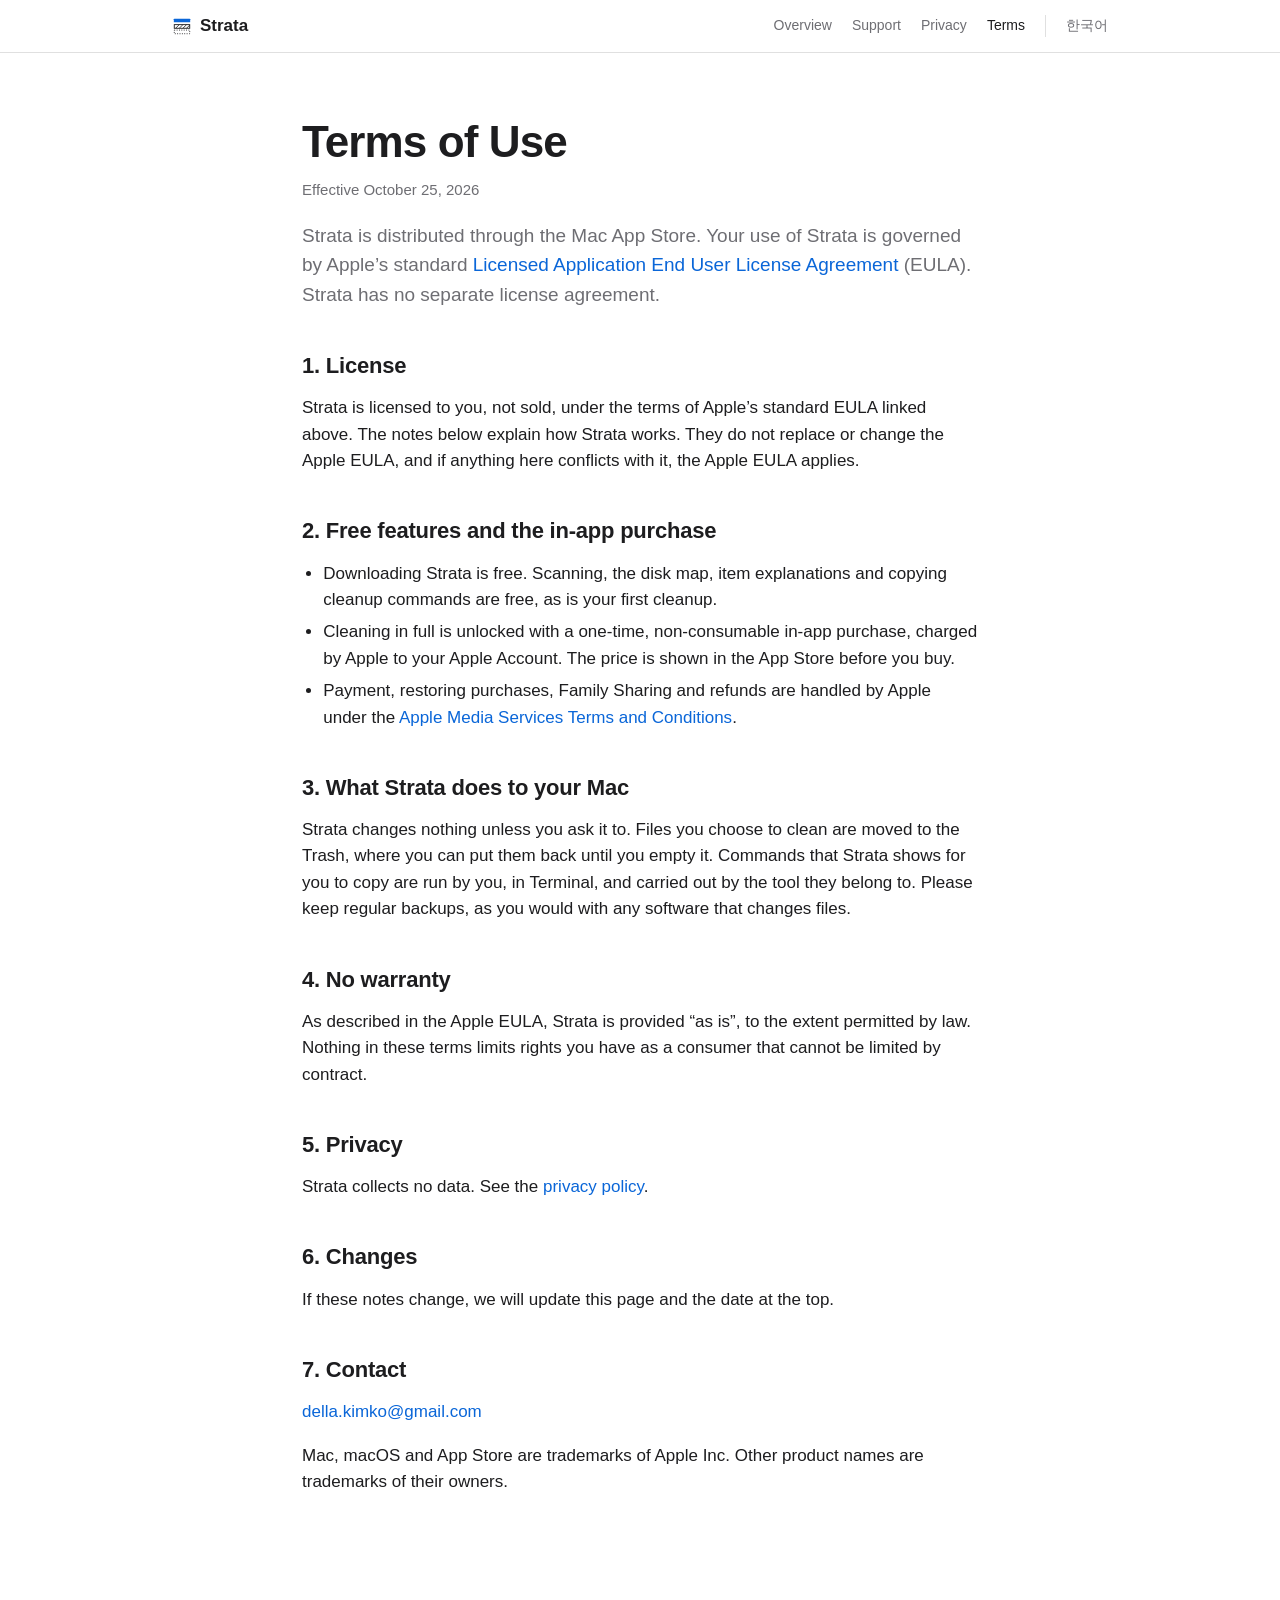
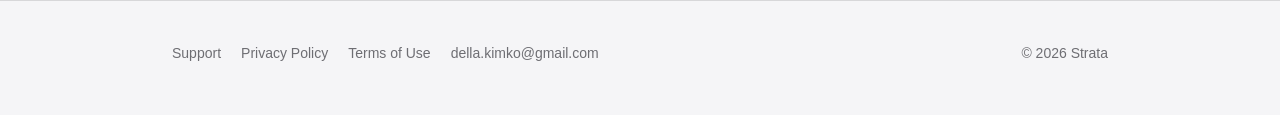
<file: terms.html>
<!DOCTYPE html>
<html lang="en">
<head>
<meta charset="utf-8">
<meta name="viewport" content="width=device-width, initial-scale=1">
<title>Terms of Use — Strata</title>
<meta name="description" content="Strata is licensed under Apple's standard Licensed Application End User License Agreement.">
<meta name="color-scheme" content="light dark">
<link rel="canonical" href="https://bbdyno.github.io/Strata-Site/terms.html">
<link rel="alternate" hreflang="en" href="https://bbdyno.github.io/Strata-Site/terms.html">
<link rel="alternate" hreflang="ko" href="https://bbdyno.github.io/Strata-Site/ko/terms.html">
<link rel="icon" href="assets/icon.svg" type="image/svg+xml">
<link rel="stylesheet" href="assets/site.css">
</head>
<body>
<a class="skip" href="#main">Skip to content</a>
<header class="site-header">
<div class="wrap">
<a class="brand" href="index.html" aria-label="Strata home"><svg viewBox="0 0 22 22" aria-hidden="true" focusable="false"><rect x="2" y="3" width="18" height="4" rx="0.5" fill="var(--g-safe)"/><rect x="2.5" y="9.5" width="17" height="4" fill="none" stroke="currentColor" stroke-width="1"/><path d="M4 13.5l4-4M8 13.5l4-4M12 13.5l4-4M16 13.5l3.5-3.5" stroke="currentColor" stroke-width="0.9"/><rect x="2.5" y="15.5" width="17" height="4" fill="none" stroke="currentColor" stroke-width="1" stroke-dasharray="1 1.6"/></svg><span>Strata</span></a>
<nav class="nav" aria-label="Main"><a class="nav-home" href="index.html">Overview</a><a href="support.html">Support</a><a href="privacy.html">Privacy</a><a href="terms.html" aria-current="page">Terms</a></nav>
<a class="lang-link" href="ko/terms.html" hreflang="ko" lang="ko" aria-label="한국어로 보기">한국어</a>
</div>
</header>
<main id="main">
<div class="doc">
<div class="wrap-narrow">
<h1>Terms of Use</h1>
<p class="updated">Effective October 25, 2026</p>
<p class="lead">Strata is distributed through the Mac App Store. Your use of Strata is governed by Apple&rsquo;s standard <a href="https://www.apple.com/legal/internet-services/itunes/dev/stdeula/">Licensed Application End User License Agreement</a> (EULA). Strata has no separate license agreement.</p>

<h2>1. License</h2>
<p>Strata is licensed to you, not sold, under the terms of Apple&rsquo;s standard EULA linked above. The notes below explain how Strata works. They do not replace or change the Apple EULA, and if anything here conflicts with it, the Apple EULA applies.</p>

<h2>2. Free features and the in-app purchase</h2>
<ul>
<li>Downloading Strata is free. Scanning, the disk map, item explanations and copying cleanup commands are free, as is your first cleanup.</li>
<li>Cleaning in full is unlocked with a one-time, non-consumable in-app purchase, charged by Apple to your Apple Account. The price is shown in the App Store before you buy.</li>
<li>Payment, restoring purchases, Family Sharing and refunds are handled by Apple under the <a href="https://www.apple.com/legal/internet-services/itunes/">Apple Media Services Terms and Conditions</a>.</li>
</ul>

<h2>3. What Strata does to your Mac</h2>
<p>Strata changes nothing unless you ask it to. Files you choose to clean are moved to the Trash, where you can put them back until you empty it. Commands that Strata shows for you to copy are run by you, in Terminal, and carried out by the tool they belong to. Please keep regular backups, as you would with any software that changes files.</p>

<h2>4. No warranty</h2>
<p>As described in the Apple EULA, Strata is provided &ldquo;as is&rdquo;, to the extent permitted by law. Nothing in these terms limits rights you have as a consumer that cannot be limited by contract.</p>

<h2>5. Privacy</h2>
<p>Strata collects no data. See the <a href="privacy.html">privacy policy</a>.</p>

<h2>6. Changes</h2>
<p>If these notes change, we will update this page and the date at the top.</p>

<h2>7. Contact</h2>
<p><a href="mailto:della.kimko@gmail.com">della.kimko@gmail.com</a></p>
<p>Mac, macOS and App Store are trademarks of Apple Inc. Other product names are trademarks of their owners.</p>
</div>
</div>
</main>
<footer class="site-footer">
<div class="wrap">
<nav aria-label="Footer"><a href="support.html">Support</a><a href="privacy.html">Privacy Policy</a><a href="terms.html">Terms of Use</a><a href="mailto:della.kimko@gmail.com">della.kimko@gmail.com</a></nav>
<p class="copy">&copy; 2026 Strata</p>
</div>
</footer>
</body>
</html>
</file>
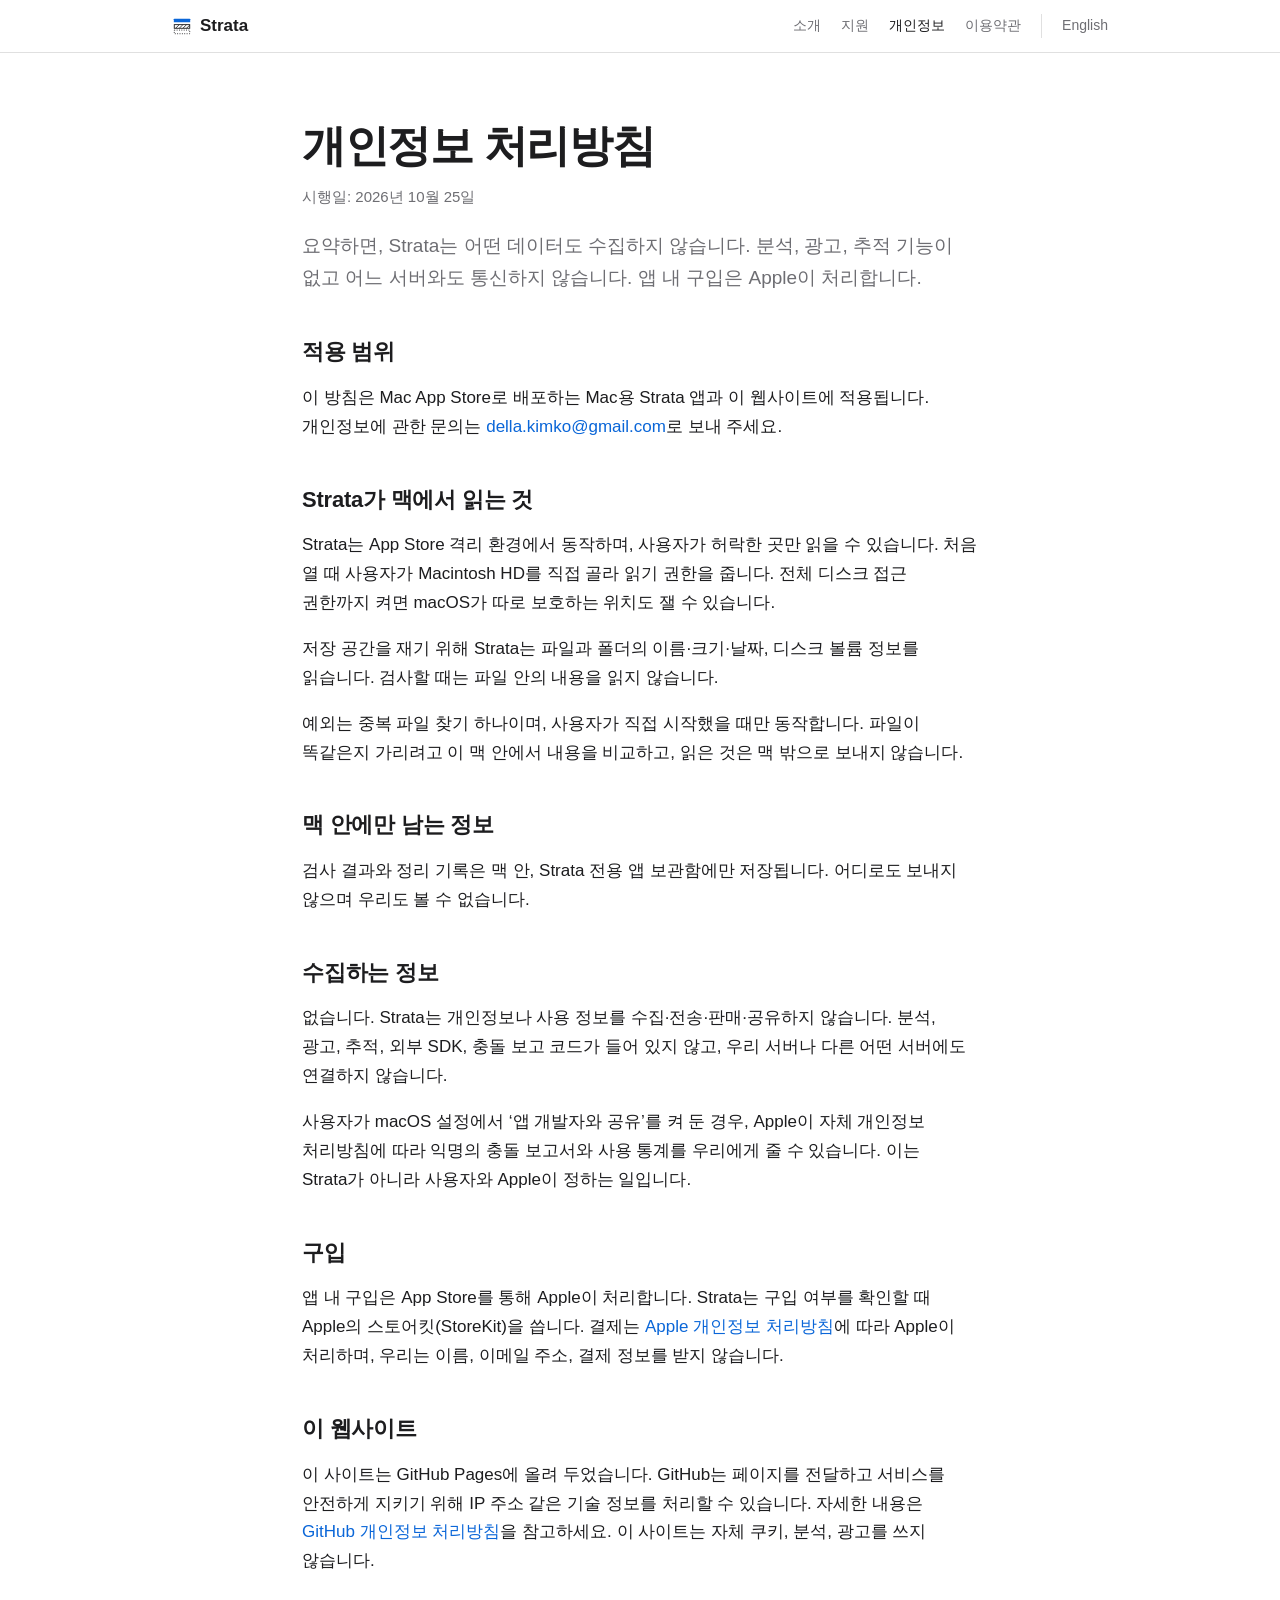
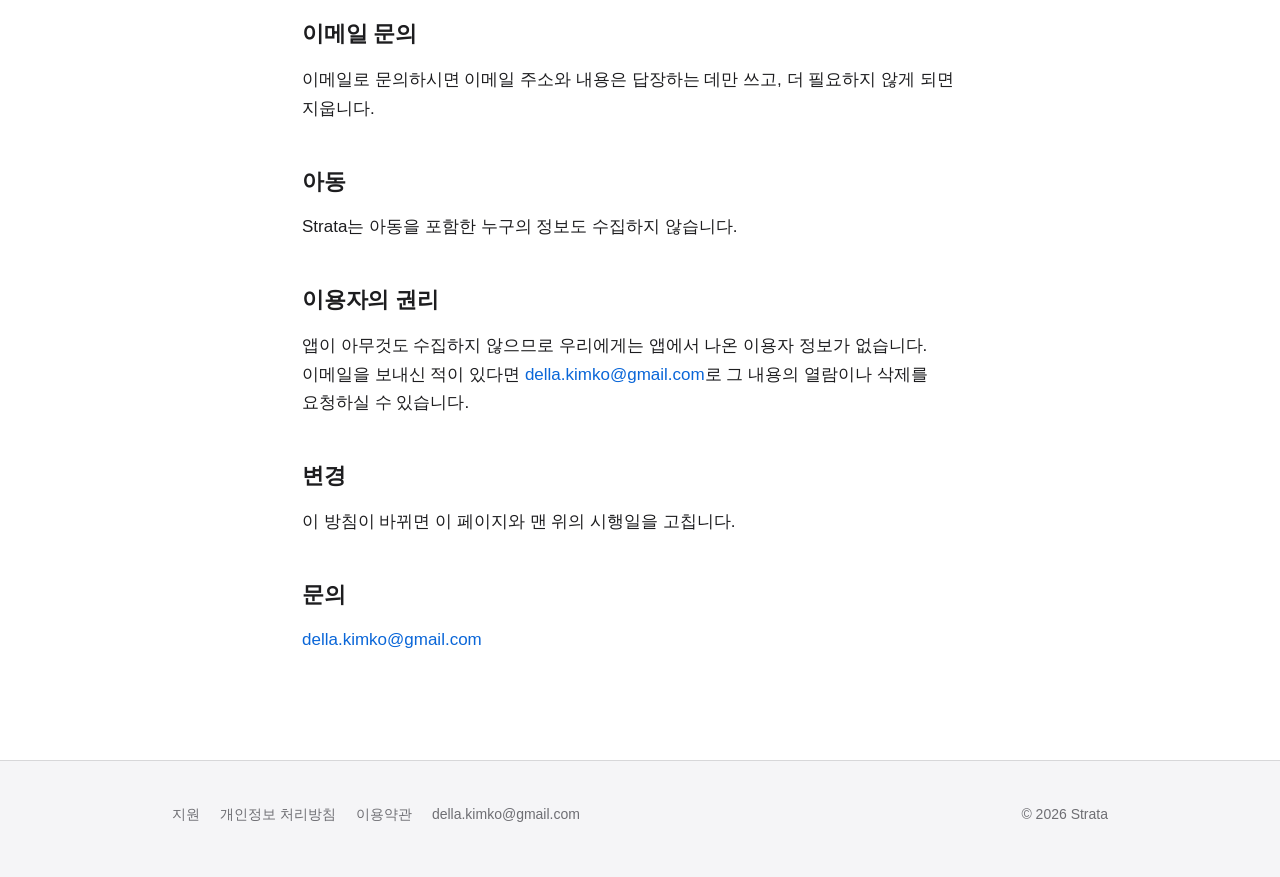
<file: ko/privacy.html>
<!DOCTYPE html>
<html lang="ko">
<head>
<meta charset="utf-8">
<meta name="viewport" content="width=device-width, initial-scale=1">
<title>개인정보 처리방침 — Strata</title>
<meta name="description" content="Strata는 어떤 데이터도 수집하지 않습니다. 분석, 광고, 추적, 서버 통신이 없습니다.">
<meta name="color-scheme" content="light dark">
<link rel="canonical" href="https://bbdyno.github.io/Strata-Site/ko/privacy.html">
<link rel="alternate" hreflang="en" href="https://bbdyno.github.io/Strata-Site/privacy.html">
<link rel="alternate" hreflang="ko" href="https://bbdyno.github.io/Strata-Site/ko/privacy.html">
<link rel="icon" href="../assets/icon.svg" type="image/svg+xml">
<link rel="stylesheet" href="../assets/site.css">
</head>
<body>
<a class="skip" href="#main">본문으로 건너뛰기</a>
<header class="site-header">
<div class="wrap">
<a class="brand" href="index.html" aria-label="Strata 홈"><svg viewBox="0 0 22 22" aria-hidden="true" focusable="false"><rect x="2" y="3" width="18" height="4" rx="0.5" fill="var(--g-safe)"/><rect x="2.5" y="9.5" width="17" height="4" fill="none" stroke="currentColor" stroke-width="1"/><path d="M4 13.5l4-4M8 13.5l4-4M12 13.5l4-4M16 13.5l3.5-3.5" stroke="currentColor" stroke-width="0.9"/><rect x="2.5" y="15.5" width="17" height="4" fill="none" stroke="currentColor" stroke-width="1" stroke-dasharray="1 1.6"/></svg><span>Strata</span></a>
<nav class="nav" aria-label="주 메뉴"><a class="nav-home" href="index.html">소개</a><a href="support.html">지원</a><a href="privacy.html" aria-current="page">개인정보</a><a href="terms.html">이용약관</a></nav>
<a class="lang-link" href="../privacy.html" hreflang="en" lang="en" aria-label="View in English">English</a>
</div>
</header>
<main id="main">
<div class="doc">
<div class="wrap-narrow">
<h1>개인정보 처리방침</h1>
<p class="updated">시행일: 2026년 10월 25일</p>
<p class="lead">요약하면, Strata는 어떤 데이터도 수집하지 않습니다. 분석, 광고, 추적 기능이 없고 어느 서버와도 통신하지 않습니다. 앱 내 구입은 Apple이 처리합니다.</p>

<h2>적용 범위</h2>
<p>이 방침은 Mac App Store로 배포하는 Mac용 Strata 앱과 이 웹사이트에 적용됩니다. 개인정보에 관한 문의는 <a href="mailto:della.kimko@gmail.com">della.kimko@gmail.com</a>로 보내 주세요.</p>

<h2>Strata가 맥에서 읽는 것</h2>
<p>Strata는 App Store 격리 환경에서 동작하며, 사용자가 허락한 곳만 읽을 수 있습니다. 처음 열 때 사용자가 Macintosh HD를 직접 골라 읽기 권한을 줍니다. 전체 디스크 접근 권한까지 켜면 macOS가 따로 보호하는 위치도 잴 수 있습니다.</p>
<p>저장 공간을 재기 위해 Strata는 파일과 폴더의 이름·크기·날짜, 디스크 볼륨 정보를 읽습니다. 검사할 때는 파일 안의 내용을 읽지 않습니다.</p>
<p>예외는 중복 파일 찾기 하나이며, 사용자가 직접 시작했을 때만 동작합니다. 파일이 똑같은지 가리려고 이 맥 안에서 내용을 비교하고, 읽은 것은 맥 밖으로 보내지 않습니다.</p>

<h2>맥 안에만 남는 정보</h2>
<p>검사 결과와 정리 기록은 맥 안, Strata 전용 앱 보관함에만 저장됩니다. 어디로도 보내지 않으며 우리도 볼 수 없습니다.</p>

<h2>수집하는 정보</h2>
<p>없습니다. Strata는 개인정보나 사용 정보를 수집·전송·판매·공유하지 않습니다. 분석, 광고, 추적, 외부 SDK, 충돌 보고 코드가 들어 있지 않고, 우리 서버나 다른 어떤 서버에도 연결하지 않습니다.</p>
<p>사용자가 macOS 설정에서 &lsquo;앱 개발자와 공유&rsquo;를 켜 둔 경우, Apple이 자체 개인정보 처리방침에 따라 익명의 충돌 보고서와 사용 통계를 우리에게 줄 수 있습니다. 이는 Strata가 아니라 사용자와 Apple이 정하는 일입니다.</p>

<h2>구입</h2>
<p>앱 내 구입은 App Store를 통해 Apple이 처리합니다. Strata는 구입 여부를 확인할 때 Apple의 스토어킷(StoreKit)을 씁니다. 결제는 <a href="https://www.apple.com/kr/legal/privacy/">Apple 개인정보 처리방침</a>에 따라 Apple이 처리하며, 우리는 이름, 이메일 주소, 결제 정보를 받지 않습니다.</p>

<h2>이 웹사이트</h2>
<p>이 사이트는 GitHub Pages에 올려 두었습니다. GitHub는 페이지를 전달하고 서비스를 안전하게 지키기 위해 IP 주소 같은 기술 정보를 처리할 수 있습니다. 자세한 내용은 <a href="https://docs.github.com/en/site-policy/privacy-policies/github-general-privacy-statement">GitHub 개인정보 처리방침</a>을 참고하세요. 이 사이트는 자체 쿠키, 분석, 광고를 쓰지 않습니다.</p>

<h2>이메일 문의</h2>
<p>이메일로 문의하시면 이메일 주소와 내용은 답장하는 데만 쓰고, 더 필요하지 않게 되면 지웁니다.</p>

<h2>아동</h2>
<p>Strata는 아동을 포함한 누구의 정보도 수집하지 않습니다.</p>

<h2>이용자의 권리</h2>
<p>앱이 아무것도 수집하지 않으므로 우리에게는 앱에서 나온 이용자 정보가 없습니다. 이메일을 보내신 적이 있다면 <a href="mailto:della.kimko@gmail.com">della.kimko@gmail.com</a>로 그 내용의 열람이나 삭제를 요청하실 수 있습니다.</p>

<h2>변경</h2>
<p>이 방침이 바뀌면 이 페이지와 맨 위의 시행일을 고칩니다.</p>

<h2>문의</h2>
<p><a href="mailto:della.kimko@gmail.com">della.kimko@gmail.com</a></p>
</div>
</div>
</main>
<footer class="site-footer">
<div class="wrap">
<nav aria-label="바닥글"><a href="support.html">지원</a><a href="privacy.html">개인정보 처리방침</a><a href="terms.html">이용약관</a><a href="mailto:della.kimko@gmail.com">della.kimko@gmail.com</a></nav>
<p class="copy">&copy; 2026 Strata</p>
</div>
</footer>
</body>
</html>
</file>
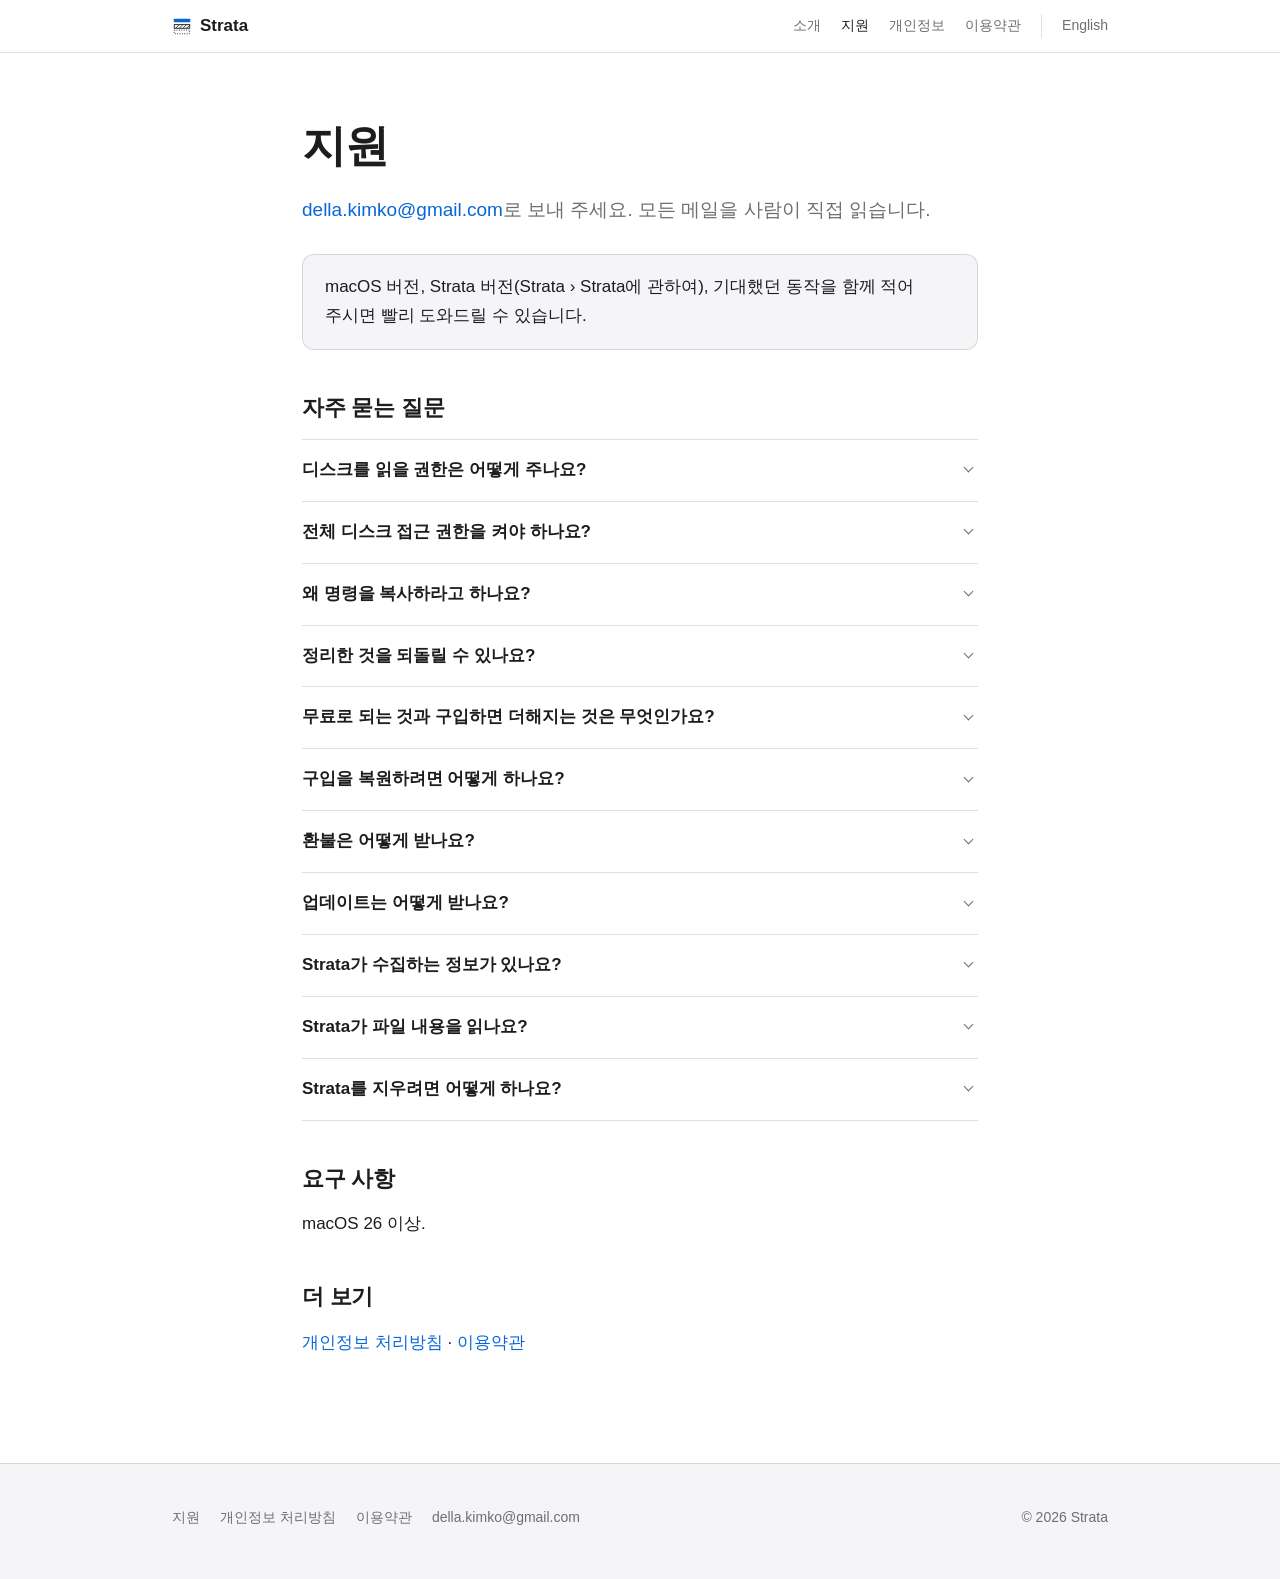
<file: ko/support.html>
<!DOCTYPE html>
<html lang="ko">
<head>
<meta charset="utf-8">
<meta name="viewport" content="width=device-width, initial-scale=1">
<title>지원 — Strata</title>
<meta name="description" content="Strata 도움말: 디스크 권한, 전체 디스크 접근 권한, 구입 복원, 환불.">
<meta name="color-scheme" content="light dark">
<link rel="canonical" href="https://bbdyno.github.io/Strata-Site/ko/support.html">
<link rel="alternate" hreflang="en" href="https://bbdyno.github.io/Strata-Site/support.html">
<link rel="alternate" hreflang="ko" href="https://bbdyno.github.io/Strata-Site/ko/support.html">
<link rel="icon" href="../assets/icon.svg" type="image/svg+xml">
<link rel="stylesheet" href="../assets/site.css">
</head>
<body>
<a class="skip" href="#main">본문으로 건너뛰기</a>
<header class="site-header">
<div class="wrap">
<a class="brand" href="index.html" aria-label="Strata 홈"><svg viewBox="0 0 22 22" aria-hidden="true" focusable="false"><rect x="2" y="3" width="18" height="4" rx="0.5" fill="var(--g-safe)"/><rect x="2.5" y="9.5" width="17" height="4" fill="none" stroke="currentColor" stroke-width="1"/><path d="M4 13.5l4-4M8 13.5l4-4M12 13.5l4-4M16 13.5l3.5-3.5" stroke="currentColor" stroke-width="0.9"/><rect x="2.5" y="15.5" width="17" height="4" fill="none" stroke="currentColor" stroke-width="1" stroke-dasharray="1 1.6"/></svg><span>Strata</span></a>
<nav class="nav" aria-label="주 메뉴"><a class="nav-home" href="index.html">소개</a><a href="support.html" aria-current="page">지원</a><a href="privacy.html">개인정보</a><a href="terms.html">이용약관</a></nav>
<a class="lang-link" href="../support.html" hreflang="en" lang="en" aria-label="View in English">English</a>
</div>
</header>
<main id="main">
<div class="doc">
<div class="wrap-narrow">
<h1>지원</h1>
<p class="lead"><a href="mailto:della.kimko@gmail.com">della.kimko@gmail.com</a>로 보내 주세요. 모든 메일을 사람이 직접 읽습니다.</p>
<div class="box">
<p>macOS 버전, Strata 버전(Strata&nbsp;&rsaquo; Strata에 관하여), 기대했던 동작을 함께 적어 주시면 빨리 도와드릴 수 있습니다.</p>
</div>

<h2 id="faq">자주 묻는 질문</h2>
<div class="faq">

<details id="access">
<summary>디스크를 읽을 권한은 어떻게 주나요?</summary>
<div class="a">
<p>Mac App Store 앱은 사용자가 고른 위치만 읽을 수 있습니다. Strata를 처음 열면 <strong>디스크를 읽도록 허용</strong> 화면이 나옵니다.</p>
<ol>
<li><strong>Macintosh HD 선택&hellip;</strong>을 누릅니다. 열기 창이 디스크 맨 위(Macintosh HD)에서 열립니다.</li>
<li>다른 곳을 고르지 말고 그대로 <strong>허용</strong>을 누릅니다.</li>
</ol>
<p>이 권한은 Strata가 기억합니다. Macintosh HD 안쪽 폴더를 골랐거나 창을 취소했다면 다시 묻습니다.</p>
</div>
</details>

<details id="full-disk-access">
<summary>전체 디스크 접근 권한을 켜야 하나요?</summary>
<div class="a">
<p>꼭 켜지 않아도 됩니다. Macintosh HD를 골라도 macOS는 메일, 메시지, Safari 데이터, 라이브러리 일부 같은 위치를 따로 보호합니다. Strata는 읽지 못한 곳을 &lsquo;재지 못함&rsquo;으로 표시하므로, 결과가 얼마나 완전한지 늘 알 수 있습니다.</p>
<p>그 위치까지 재려면:</p>
<ol>
<li>시스템 설정&nbsp;&rsaquo; 개인정보 보호 및 보안&nbsp;&rsaquo; 전체 디스크 접근 권한을 엽니다.</li>
<li>Strata를 켭니다. 목록에 없으면 추가 버튼(+)을 눌러 응용 프로그램 폴더에서 Strata를 고릅니다.</li>
<li>Strata를 종료했다가 다시 엽니다.</li>
</ol>
<p>언제든 다시 끌 수 있습니다.</p>
</div>
</details>

<details id="commands">
<summary>왜 명령을 복사하라고 하나요?</summary>
<div class="a">
<p>App Store 앱은 격리 환경에서 동작하므로 다른 프로그램을 실행할 수 없습니다. 홈브루, Xcode 시뮬레이터 런타임, 안드로이드 SDK처럼 그것을 만든 도구가 직접 지워야 제대로 정리되는 캐시가 있습니다. 이런 항목은 앱스토어판에서 정리하도록 체크할 수 없습니다. 항목을 고른 뒤 오른쪽 검사창에서 명령 옆의 복사 단추를 누르고, 터미널에 붙여 넣은 뒤 Return 키를 누르세요.</p>
<p>명령 복사는 무료입니다.</p>
</div>
</details>

<details id="undo">
<summary>정리한 것을 되돌릴 수 있나요?</summary>
<div class="a">
<p>휴지통을 비우기 전이라면 됩니다. Strata는 정리한 파일을 휴지통으로 옮깁니다. 되돌리려면 휴지통을 열고 항목을 고른 뒤 파일&nbsp;&rsaquo; 되돌려 놓기를 고르세요.</p>
<p>터미널에서 직접 실행한 명령은 그 도구가 처리합니다. 캐시는 저절로 다시 생기고, 런타임이나 시스템 이미지는 다시 내려받을 수 있습니다.</p>
</div>
</details>

<details id="free">
<summary>무료로 되는 것과 구입하면 더해지는 것은 무엇인가요?</summary>
<div class="a">
<p>Strata는 무료로 받을 수 있습니다. 검사, 디스크 지도, 모든 설명, 정리 명령 복사는 무료이고, 첫 정리 1회도 무료입니다.</p>
<p>그다음부터는 구입 화면이 나옵니다. <strong>Strata Pro 구입</strong>을 누르면 일회성 앱 내 구입으로 정리 기능 전체가 열립니다. 구독이 아닙니다. 가격은 App Store에 표시됩니다.</p>
</div>
</details>

<details id="restore">
<summary>구입을 복원하려면 어떻게 하나요?</summary>
<div class="a">
<p>새 맥으로 옮겼거나 Strata를 다시 설치했다면:</p>
<ol>
<li>구입할 때 쓴 Apple 계정으로 App Store에 로그인되어 있는지 확인합니다.</li>
<li>Strata를 열고 구입 화면이나 설정&nbsp;&rsaquo; <strong>구입</strong> 탭에서 <strong>구입 복원</strong>을 누릅니다.</li>
</ol>
<p>가족 공유는 Apple 규칙을 따릅니다. 가족과 구입 항목을 공유하고 있다면 가족 구성원도 자기 맥에서 같은 방법으로 복원할 수 있습니다.</p>
</div>
</details>

<details id="refund">
<summary>환불은 어떻게 받나요?</summary>
<div class="a">
<p>구입은 Apple을 통해 이루어지므로 환불도 Apple이 처리하며, 우리가 직접 환불해 드릴 수는 없습니다. <a href="https://reportaproblem.apple.com">reportaproblem.apple.com</a>에 Apple 계정으로 로그인해 &lsquo;환불 요청&rsquo;을 고르고 Strata 구입 항목을 선택하세요. 환불 여부는 Apple이 자체 정책에 따라 정합니다.</p>
</div>
</details>

<details id="updates">
<summary>업데이트는 어떻게 받나요?</summary>
<div class="a">
<p>다른 App Store 앱과 마찬가지로 Mac App Store가 해 줍니다. Strata가 직접 무언가를 내려받는 일은 없습니다.</p>
</div>
</details>

<details id="data">
<summary>Strata가 수집하는 정보가 있나요?</summary>
<div class="a">
<p>없습니다. 분석, 광고, 추적이 없고 어느 서버와도 통신하지 않습니다. 검사 결과와 정리 기록은 맥에만 남습니다. <a href="privacy.html">개인정보 처리방침</a>을 참고하세요.</p>
</div>
</details>

<details id="contents">
<summary>Strata가 파일 내용을 읽나요?</summary>
<div class="a">
<p>사용자가 직접 중복 파일 찾기를 시작했을 때만 읽습니다. 두 파일이 똑같은지 가리려고 이 맥 안에서 내용을 비교하며, 어디로도 보내지 않습니다. 그 밖의 검사는 파일 이름·크기·날짜 같은 정보만 읽습니다.</p>
</div>
</details>

<details id="uninstall">
<summary>Strata를 지우려면 어떻게 하나요?</summary>
<div class="a">
<p>Strata를 종료하고 응용 프로그램 폴더에서 휴지통으로 옮기세요. 전체 디스크 접근 권한을 켰다면 시스템 설정의 그 목록에서도 Strata를 뺄 수 있습니다.</p>
</div>
</details>

</div>

<h2>요구 사항</h2>
<p>macOS 26 이상.</p>

<h2>더 보기</h2>
<p><a href="privacy.html">개인정보 처리방침</a> &middot; <a href="terms.html">이용약관</a></p>
</div>
</div>
</main>
<footer class="site-footer">
<div class="wrap">
<nav aria-label="바닥글"><a href="support.html">지원</a><a href="privacy.html">개인정보 처리방침</a><a href="terms.html">이용약관</a><a href="mailto:della.kimko@gmail.com">della.kimko@gmail.com</a></nav>
<p class="copy">&copy; 2026 Strata</p>
</div>
</footer>
</body>
</html>
</file>
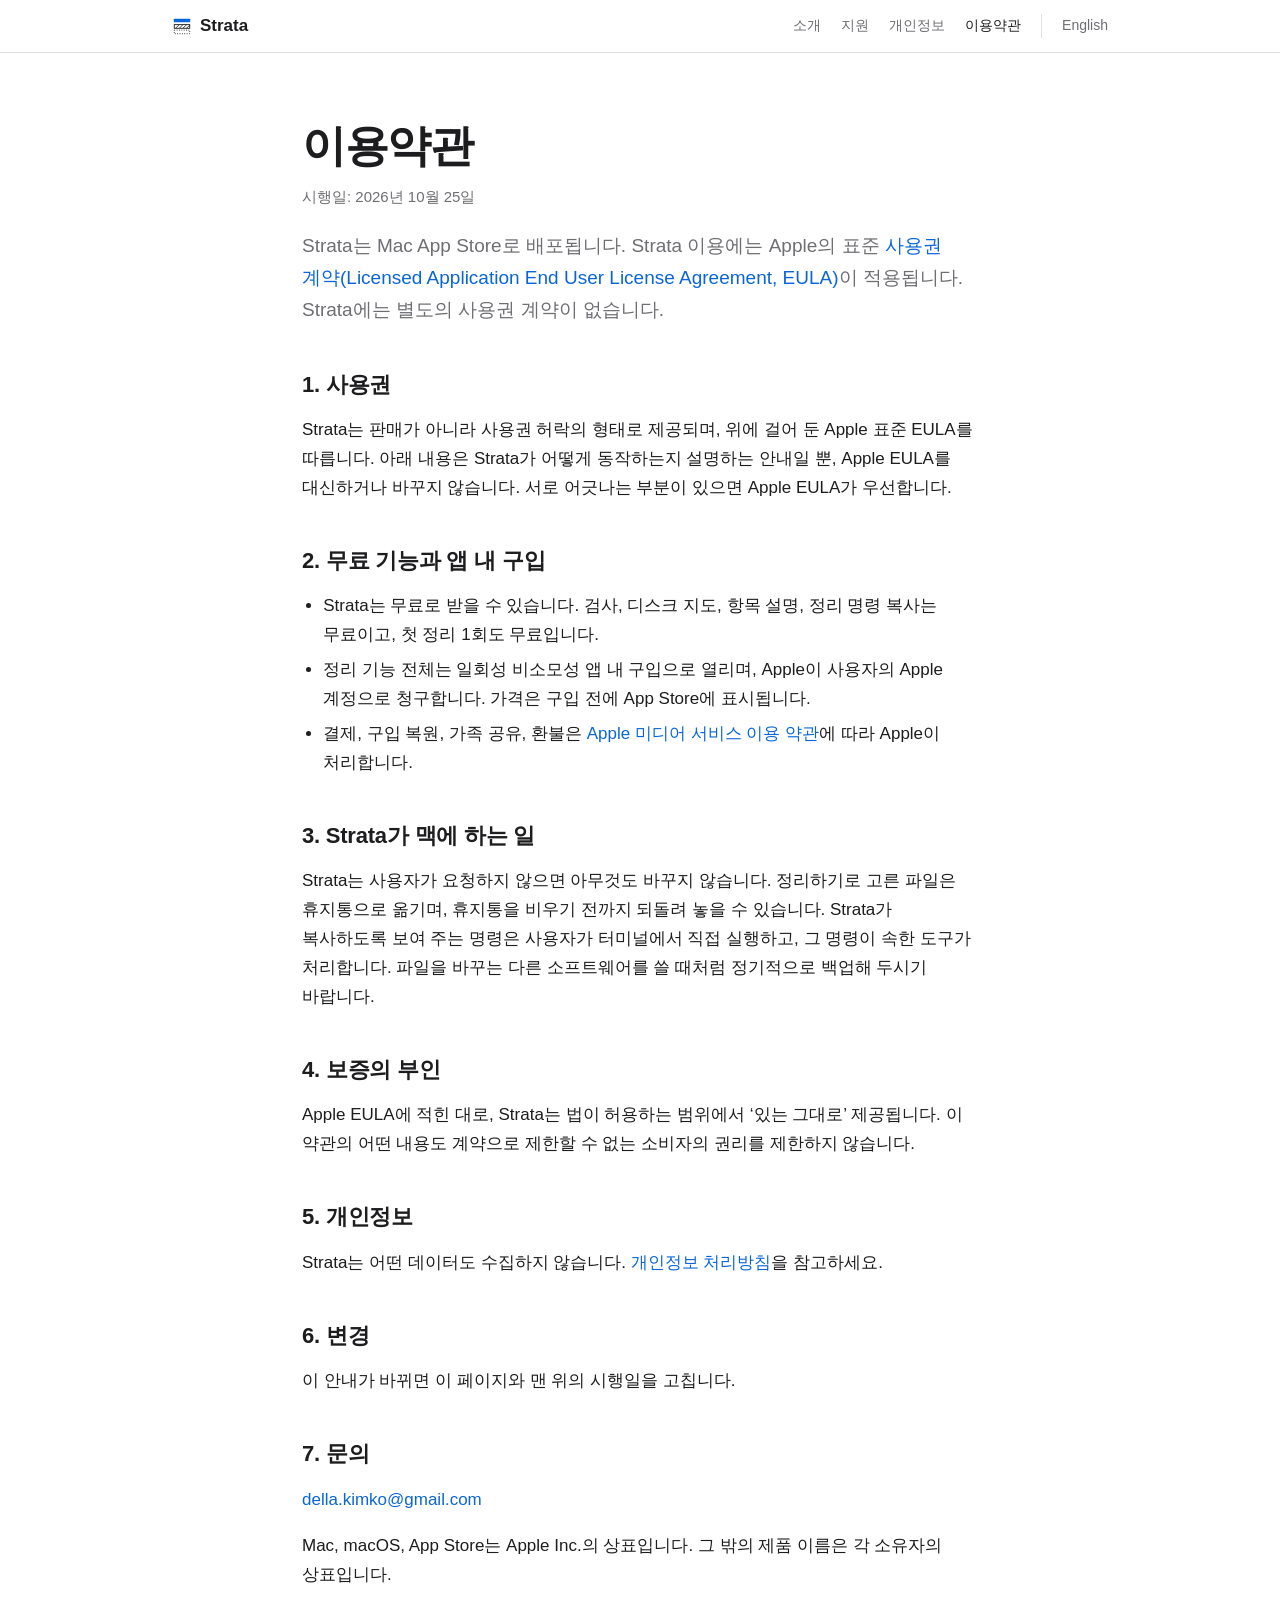
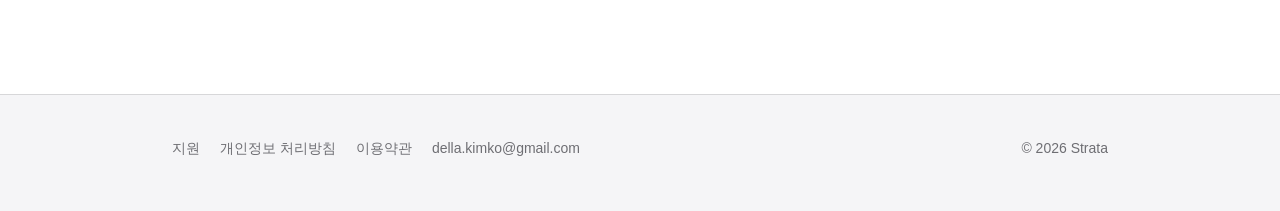
<file: ko/terms.html>
<!DOCTYPE html>
<html lang="ko">
<head>
<meta charset="utf-8">
<meta name="viewport" content="width=device-width, initial-scale=1">
<title>이용약관 — Strata</title>
<meta name="description" content="Strata는 Apple 표준 사용권 계약(EULA)을 따릅니다.">
<meta name="color-scheme" content="light dark">
<link rel="canonical" href="https://bbdyno.github.io/Strata-Site/ko/terms.html">
<link rel="alternate" hreflang="en" href="https://bbdyno.github.io/Strata-Site/terms.html">
<link rel="alternate" hreflang="ko" href="https://bbdyno.github.io/Strata-Site/ko/terms.html">
<link rel="icon" href="../assets/icon.svg" type="image/svg+xml">
<link rel="stylesheet" href="../assets/site.css">
</head>
<body>
<a class="skip" href="#main">본문으로 건너뛰기</a>
<header class="site-header">
<div class="wrap">
<a class="brand" href="index.html" aria-label="Strata 홈"><svg viewBox="0 0 22 22" aria-hidden="true" focusable="false"><rect x="2" y="3" width="18" height="4" rx="0.5" fill="var(--g-safe)"/><rect x="2.5" y="9.5" width="17" height="4" fill="none" stroke="currentColor" stroke-width="1"/><path d="M4 13.5l4-4M8 13.5l4-4M12 13.5l4-4M16 13.5l3.5-3.5" stroke="currentColor" stroke-width="0.9"/><rect x="2.5" y="15.5" width="17" height="4" fill="none" stroke="currentColor" stroke-width="1" stroke-dasharray="1 1.6"/></svg><span>Strata</span></a>
<nav class="nav" aria-label="주 메뉴"><a class="nav-home" href="index.html">소개</a><a href="support.html">지원</a><a href="privacy.html">개인정보</a><a href="terms.html" aria-current="page">이용약관</a></nav>
<a class="lang-link" href="../terms.html" hreflang="en" lang="en" aria-label="View in English">English</a>
</div>
</header>
<main id="main">
<div class="doc">
<div class="wrap-narrow">
<h1>이용약관</h1>
<p class="updated">시행일: 2026년 10월 25일</p>
<p class="lead">Strata는 Mac App Store로 배포됩니다. Strata 이용에는 Apple의 표준 <a href="https://www.apple.com/legal/internet-services/itunes/dev/stdeula/">사용권 계약(Licensed Application End User License Agreement, EULA)</a>이 적용됩니다. Strata에는 별도의 사용권 계약이 없습니다.</p>

<h2>1. 사용권</h2>
<p>Strata는 판매가 아니라 사용권 허락의 형태로 제공되며, 위에 걸어 둔 Apple 표준 EULA를 따릅니다. 아래 내용은 Strata가 어떻게 동작하는지 설명하는 안내일 뿐, Apple EULA를 대신하거나 바꾸지 않습니다. 서로 어긋나는 부분이 있으면 Apple EULA가 우선합니다.</p>

<h2>2. 무료 기능과 앱 내 구입</h2>
<ul>
<li>Strata는 무료로 받을 수 있습니다. 검사, 디스크 지도, 항목 설명, 정리 명령 복사는 무료이고, 첫 정리 1회도 무료입니다.</li>
<li>정리 기능 전체는 일회성 비소모성 앱 내 구입으로 열리며, Apple이 사용자의 Apple 계정으로 청구합니다. 가격은 구입 전에 App Store에 표시됩니다.</li>
<li>결제, 구입 복원, 가족 공유, 환불은 <a href="https://www.apple.com/legal/internet-services/itunes/">Apple 미디어 서비스 이용 약관</a>에 따라 Apple이 처리합니다.</li>
</ul>

<h2>3. Strata가 맥에 하는 일</h2>
<p>Strata는 사용자가 요청하지 않으면 아무것도 바꾸지 않습니다. 정리하기로 고른 파일은 휴지통으로 옮기며, 휴지통을 비우기 전까지 되돌려 놓을 수 있습니다. Strata가 복사하도록 보여 주는 명령은 사용자가 터미널에서 직접 실행하고, 그 명령이 속한 도구가 처리합니다. 파일을 바꾸는 다른 소프트웨어를 쓸 때처럼 정기적으로 백업해 두시기 바랍니다.</p>

<h2>4. 보증의 부인</h2>
<p>Apple EULA에 적힌 대로, Strata는 법이 허용하는 범위에서 &lsquo;있는 그대로&rsquo; 제공됩니다. 이 약관의 어떤 내용도 계약으로 제한할 수 없는 소비자의 권리를 제한하지 않습니다.</p>

<h2>5. 개인정보</h2>
<p>Strata는 어떤 데이터도 수집하지 않습니다. <a href="privacy.html">개인정보 처리방침</a>을 참고하세요.</p>

<h2>6. 변경</h2>
<p>이 안내가 바뀌면 이 페이지와 맨 위의 시행일을 고칩니다.</p>

<h2>7. 문의</h2>
<p><a href="mailto:della.kimko@gmail.com">della.kimko@gmail.com</a></p>
<p>Mac, macOS, App Store는 Apple Inc.의 상표입니다. 그 밖의 제품 이름은 각 소유자의 상표입니다.</p>
</div>
</div>
</main>
<footer class="site-footer">
<div class="wrap">
<nav aria-label="바닥글"><a href="support.html">지원</a><a href="privacy.html">개인정보 처리방침</a><a href="terms.html">이용약관</a><a href="mailto:della.kimko@gmail.com">della.kimko@gmail.com</a></nav>
<p class="copy">&copy; 2026 Strata</p>
</div>
</footer>
</body>
</html>
</file>
<file: assets/site.css>
/* Strata — App Store site. One stylesheet, no build step. */

:root {
  color-scheme: light dark;
  --bg: #ffffff;
  --bg-alt: #f5f5f7;
  --bg-code: #f2f2f4;
  --text: #1d1d1f;
  --text-2: #6e6e73;
  --rule: rgba(0, 0, 0, 0.12);
  --rule-strong: rgba(0, 0, 0, 0.3);
  --accent: #0a66d8;
  --header-bg: rgba(255, 255, 255, 0.94);
  --g-safe: #0a66d8;
  --g-review: #b8520a;
  --g-protected: #c4271f;
  --g-system: #8e8e93;
  --focus: 0 0 0 3px rgba(10, 102, 216, 0.45);
  --max: 980px;
  --gutter: 22px;
  --font: -apple-system, BlinkMacSystemFont, "SF Pro Text", "Apple SD Gothic Neo", "Helvetica Neue", "Noto Sans KR", "Malgun Gothic", Arial, sans-serif;
  --mono: ui-monospace, "SF Mono", SFMono-Regular, Menlo, Consolas, monospace;
}

@media (prefers-color-scheme: dark) {
  :root {
    --bg: #161618;
    --bg-alt: #1e1e21;
    --bg-code: #242428;
    --text: #f5f5f7;
    --text-2: #a1a1a6;
    --rule: rgba(255, 255, 255, 0.14);
    --rule-strong: rgba(255, 255, 255, 0.34);
    --accent: #3d9bff;
    --header-bg: rgba(22, 22, 24, 0.94);
    --g-safe: #3d9bff;
    --g-review: #ff9f0a;
    --g-protected: #ff6961;
    --g-system: #98989d;
    --focus: 0 0 0 3px rgba(61, 155, 255, 0.55);
  }
}

*, *::before, *::after { box-sizing: border-box; }
html { -webkit-text-size-adjust: 100%; text-size-adjust: 100%; scroll-padding-top: 72px; }

body {
  margin: 0;
  background: var(--bg);
  color: var(--text);
  font-family: var(--font);
  font-size: 17px;
  line-height: 1.55;
  -webkit-font-smoothing: antialiased;
  overflow-wrap: break-word;
}
body:lang(ko) { word-break: keep-all; line-height: 1.7; }

svg { display: block; }
a { color: var(--accent); text-decoration: none; }
a:hover { text-decoration: underline; text-underline-offset: 0.18em; }
:focus-visible { outline: none; box-shadow: var(--focus); border-radius: 6px; }

code, kbd { font-family: var(--mono); font-size: 0.88em; }
code { background: var(--bg-code); padding: 0.1em 0.38em; border-radius: 5px; }
kbd { border: 1px solid var(--rule-strong); border-radius: 4px; padding: 0 0.3em; }

.skip { position: absolute; left: 12px; top: -48px; z-index: 100; background: var(--bg); color: var(--accent); padding: 8px 14px; border-radius: 8px; }
.skip:focus { top: 12px; }

.wrap { max-width: var(--max); margin: 0 auto; padding: 0 var(--gutter); }
.wrap-narrow { max-width: 720px; margin: 0 auto; padding: 0 var(--gutter); }

/* Header */
.site-header {
  position: sticky; top: 0; z-index: 50;
  background: var(--header-bg);
  -webkit-backdrop-filter: saturate(180%) blur(20px);
  backdrop-filter: saturate(180%) blur(20px);
  border-bottom: 1px solid var(--rule);
}
.site-header .wrap { display: flex; align-items: center; gap: 20px; height: 52px; }
.brand { display: inline-flex; align-items: center; gap: 8px; color: var(--text); font-weight: 600; font-size: 17px; }
.brand:hover { text-decoration: none; }
.brand svg { width: 20px; height: 20px; }
.nav { display: flex; gap: 20px; margin-left: auto; font-size: 14px; }
.nav a { color: var(--text-2); }
.nav a:hover, .nav a[aria-current="page"] { color: var(--text); text-decoration: none; }
.lang-link { font-size: 14px; color: var(--text-2); padding-left: 20px; border-left: 1px solid var(--rule); }
@media (max-width: 640px) {
  .nav { gap: 14px; }
  .nav .nav-home { display: none; }
  .lang-link { padding-left: 14px; }
}

/* Type */
h1, h2, h3 { margin: 0; font-weight: 700; letter-spacing: -0.02em; line-height: 1.15; }
:lang(ko) h1, :lang(ko) h2, :lang(ko) h3 { letter-spacing: -0.03em; line-height: 1.3; }

/* Home */
section { padding: 72px 0; }
section + section { border-top: 1px solid var(--rule); }
@media (max-width: 640px) { section { padding: 52px 0; } }

.hero { padding: 80px 0 64px; }
.hero .eyebrow { font-size: 15px; font-weight: 600; color: var(--text-2); margin: 0 0 12px; }
.hero h1 { font-size: clamp(36px, 6vw, 60px); max-width: 13em; }
.hero .lede { font-size: clamp(18px, 2.2vw, 21px); color: var(--text-2); margin: 20px 0 0; max-width: 38em; }
.hero .lede strong { color: var(--text); font-weight: 600; }
.hero .meta { font-size: 15px; color: var(--text-2); margin: 24px 0 0; }

.section-title { font-size: clamp(26px, 3.6vw, 36px); }
.section-intro { font-size: 18px; color: var(--text-2); margin: 12px 0 0; max-width: 38em; }

.steps { list-style: none; padding: 0; margin: 40px 0 0; display: grid; grid-template-columns: repeat(3, minmax(0, 1fr)); gap: 0 36px; }
.steps li { border-top: 1px solid var(--rule-strong); padding-top: 16px; }
.steps .n { font-size: 13px; color: var(--text-2); font-variant-numeric: tabular-nums; }
.steps h3 { font-size: 21px; margin: 6px 0 10px; }
.steps p { margin: 0 0 10px; color: var(--text-2); }
@media (max-width: 760px) { .steps { grid-template-columns: 1fr; gap: 28px; } }

.grades { margin: 40px 0 0; display: grid; grid-template-columns: repeat(2, minmax(0, 1fr)); gap: 0 48px; }
.grade { display: grid; grid-template-columns: 28px 1fr; gap: 0 14px; padding: 22px 0; border-top: 1px solid var(--rule); }
.grade h3 { font-size: 18px; margin: 0 0 2px; }
.grade p { margin: 0; color: var(--text-2); font-size: 16px; }
.grade .ex { margin-top: 6px; font-size: 15px; }
.sw { width: 18px; height: 18px; margin-top: 3px; border: 1px solid var(--rule-strong); }
.sw-safe { background: var(--g-safe); border-color: var(--g-safe); }
.sw-review { background: repeating-linear-gradient(45deg, var(--g-review) 0 1.5px, transparent 1.5px 5px); }
.sw-protected { background: repeating-linear-gradient(45deg, var(--g-protected) 0 1px, transparent 1px 5px), repeating-linear-gradient(-45deg, var(--g-protected) 0 1px, transparent 1px 5px); }
.sw-system { background: radial-gradient(circle, var(--g-system) 1px, transparent 1.2px) 0 0 / 5px 5px; }
@media (max-width: 760px) { .grades { grid-template-columns: 1fr; } }

.cols { margin: 40px 0 0; display: grid; grid-template-columns: repeat(2, minmax(0, 1fr)); gap: 0 48px; }
.col { border-top: 1px solid var(--rule-strong); padding-top: 16px; }
.col h3 { font-size: 19px; margin: 0 0 8px; }
.col ul { margin: 0; padding-left: 1.2em; color: var(--text-2); }
.col li { margin: 4px 0; }
.col p { color: var(--text-2); margin: 12px 0 0; font-size: 16px; }
@media (max-width: 760px) { .cols { grid-template-columns: 1fr; gap: 28px; } }

.plain { margin: 20px 0 0; max-width: 40em; color: var(--text-2); }
.plain p { margin: 0 0 10px; }

/* Documents */
.doc { padding: 64px 0 88px; }
.doc h1 { font-size: clamp(32px, 5vw, 44px); }
.doc .updated { color: var(--text-2); font-size: 15px; margin: 10px 0 0; }
.doc .lead { font-size: 19px; color: var(--text-2); margin: 20px 0 0; }
.doc h2 { font-size: 22px; margin: 44px 0 10px; letter-spacing: -0.01em; }
.doc h3 { font-size: 18px; margin: 26px 0 8px; }
.doc ul, .doc ol { padding-left: 1.25em; }
.doc li { margin: 6px 0; }
.doc .box { border: 1px solid var(--rule); border-radius: 12px; padding: 18px 22px; margin: 28px 0 0; background: var(--bg-alt); }
.doc .box p { margin: 0 0 8px; }
.doc .box p:last-child { margin-bottom: 0; }

.faq { margin: 16px 0 0; border-bottom: 1px solid var(--rule); }
.faq details { border-top: 1px solid var(--rule); }
.faq summary { list-style: none; cursor: pointer; padding: 16px 28px 16px 0; font-weight: 600; position: relative; }
.faq summary::-webkit-details-marker { display: none; }
.faq summary::after {
  content: ""; position: absolute; right: 6px; top: 50%; width: 7px; height: 7px; margin-top: -6px;
  border-right: 1.5px solid var(--text-2); border-bottom: 1.5px solid var(--text-2); transform: rotate(45deg);
}
.faq details[open] summary::after { transform: rotate(-135deg); margin-top: -2px; }
.faq .a { padding: 0 0 18px; color: var(--text-2); }
.faq .a p { margin: 0 0 10px; }
.faq .a ol, .faq .a ul { margin: 0 0 10px; }

/* Footer */
.site-footer { border-top: 1px solid var(--rule); background: var(--bg-alt); padding: 28px 0 36px; font-size: 14px; color: var(--text-2); }
.site-footer .wrap { display: flex; flex-wrap: wrap; gap: 10px 24px; align-items: baseline; }
.site-footer nav { display: flex; flex-wrap: wrap; gap: 8px 20px; }
.site-footer a { color: var(--text-2); }
.site-footer a:hover { color: var(--text); }
.site-footer .copy { margin-left: auto; }
@media (max-width: 640px) { .site-footer .copy { margin-left: 0; width: 100%; } }
</file>
